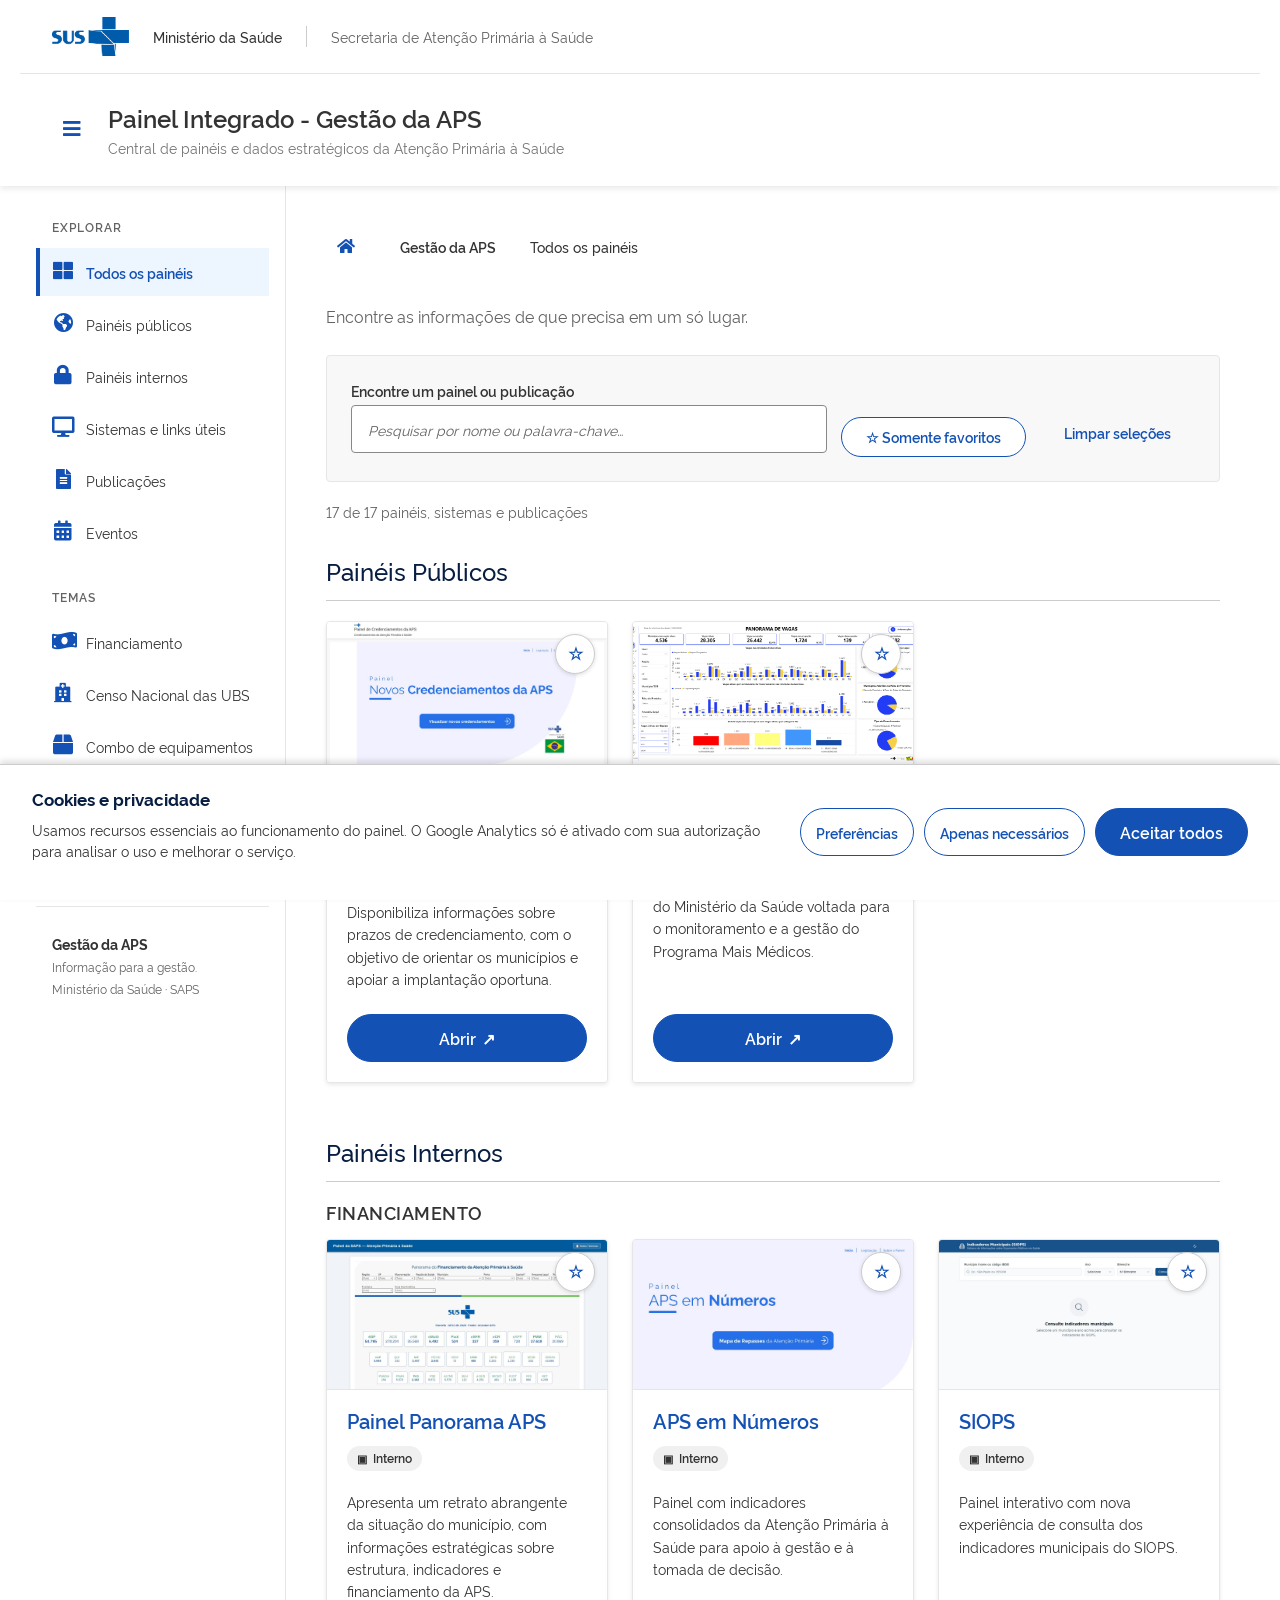
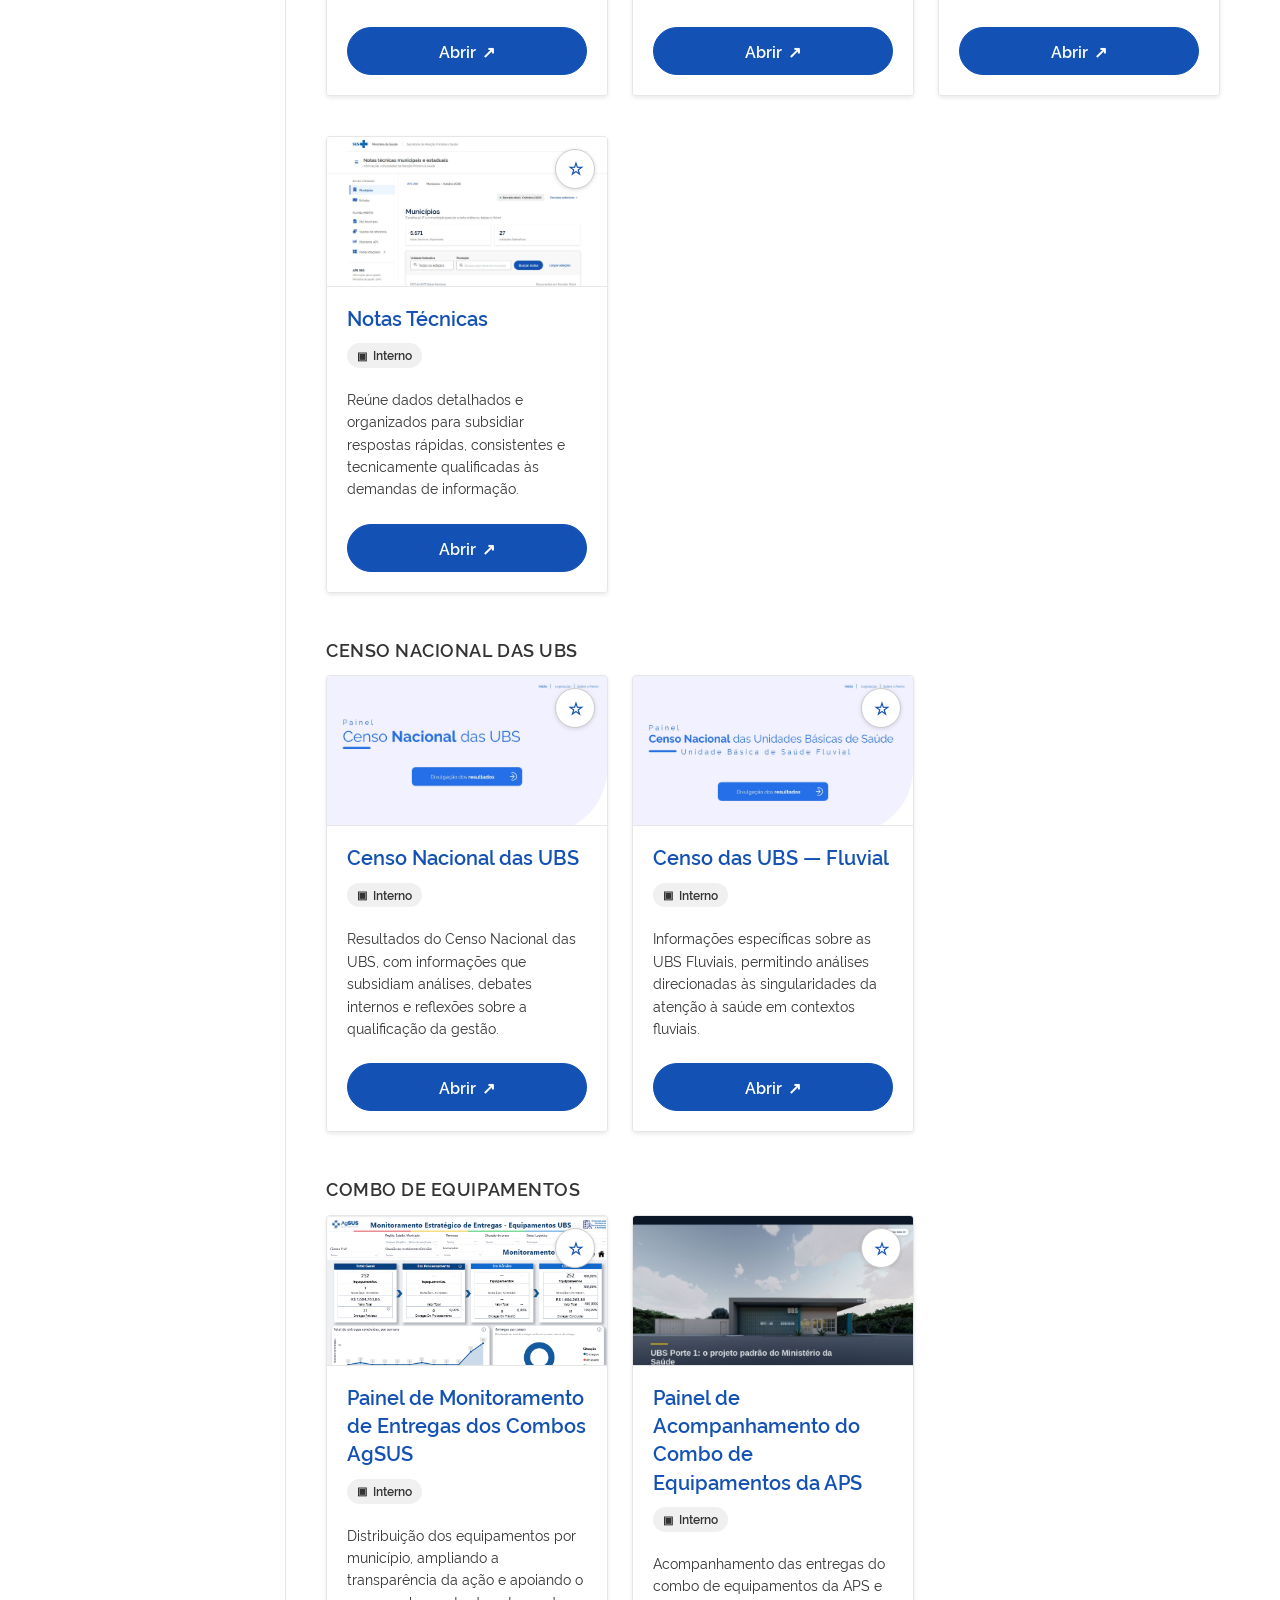
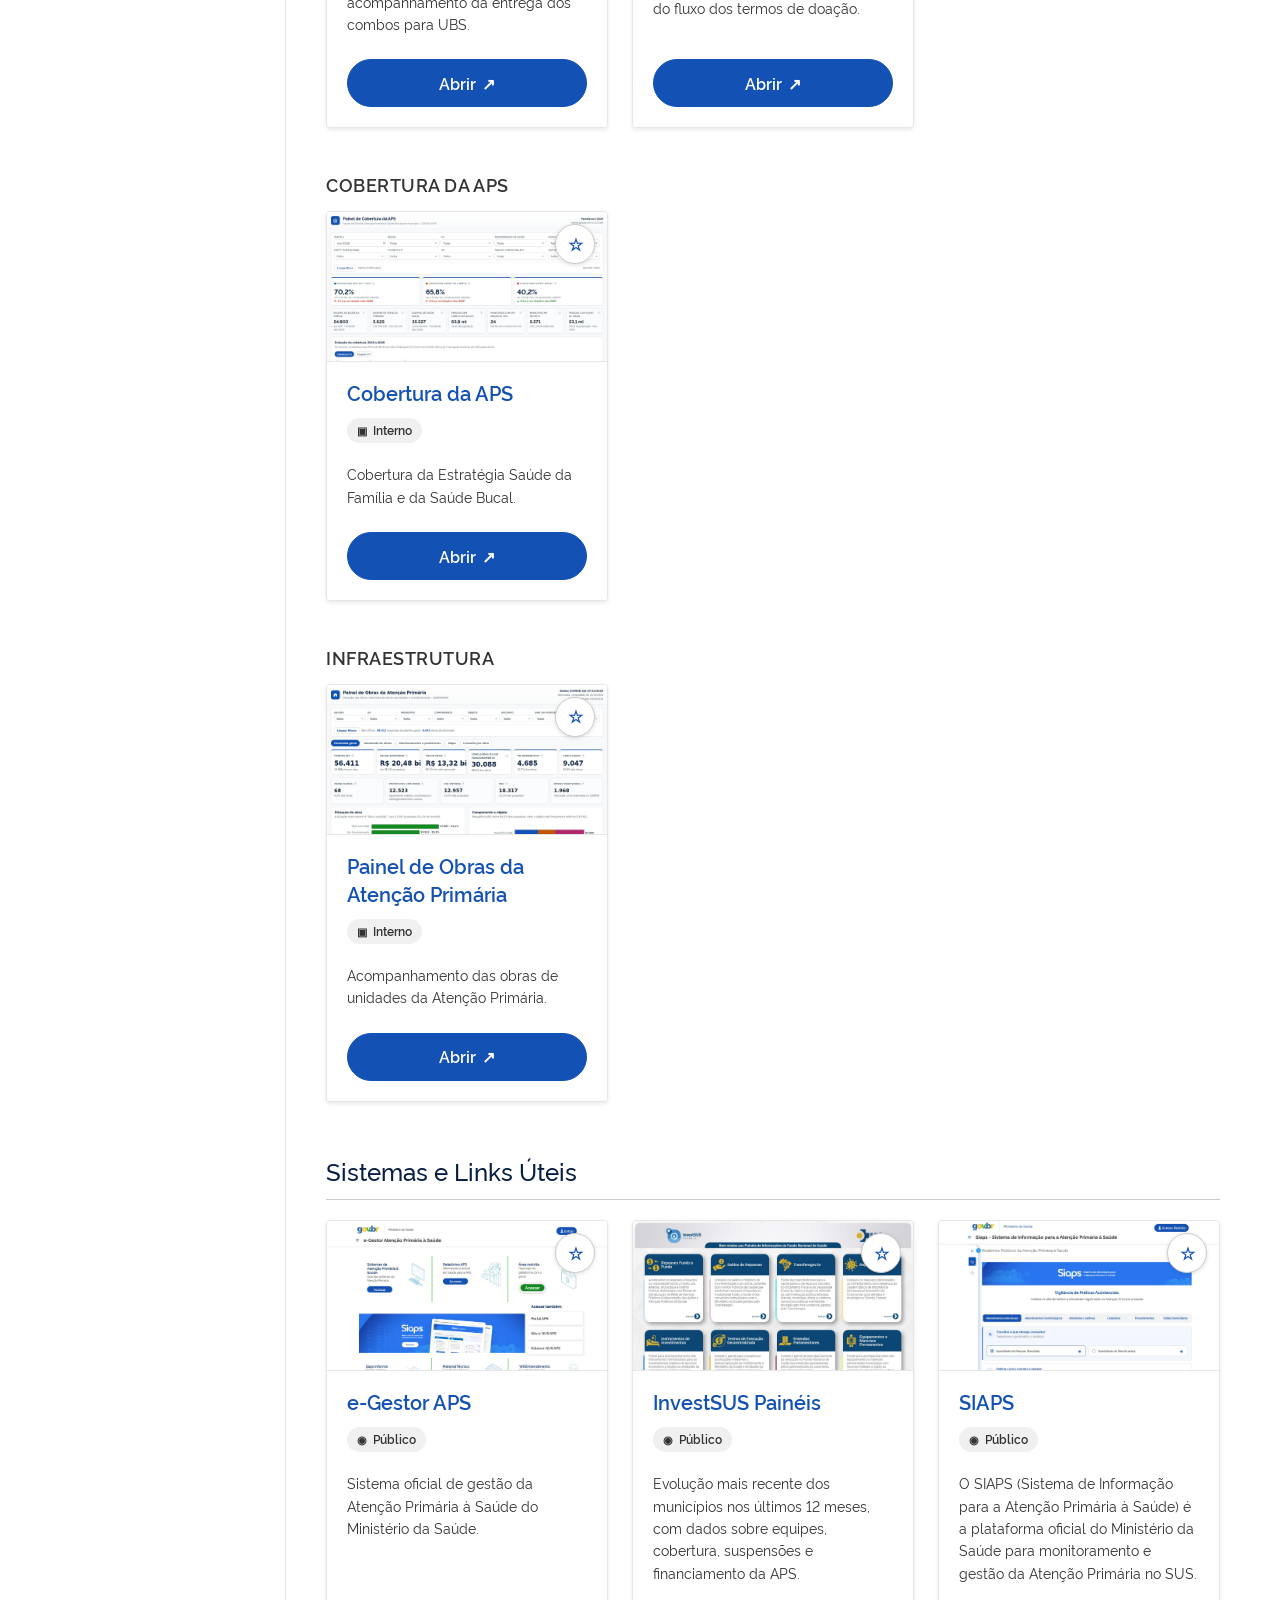
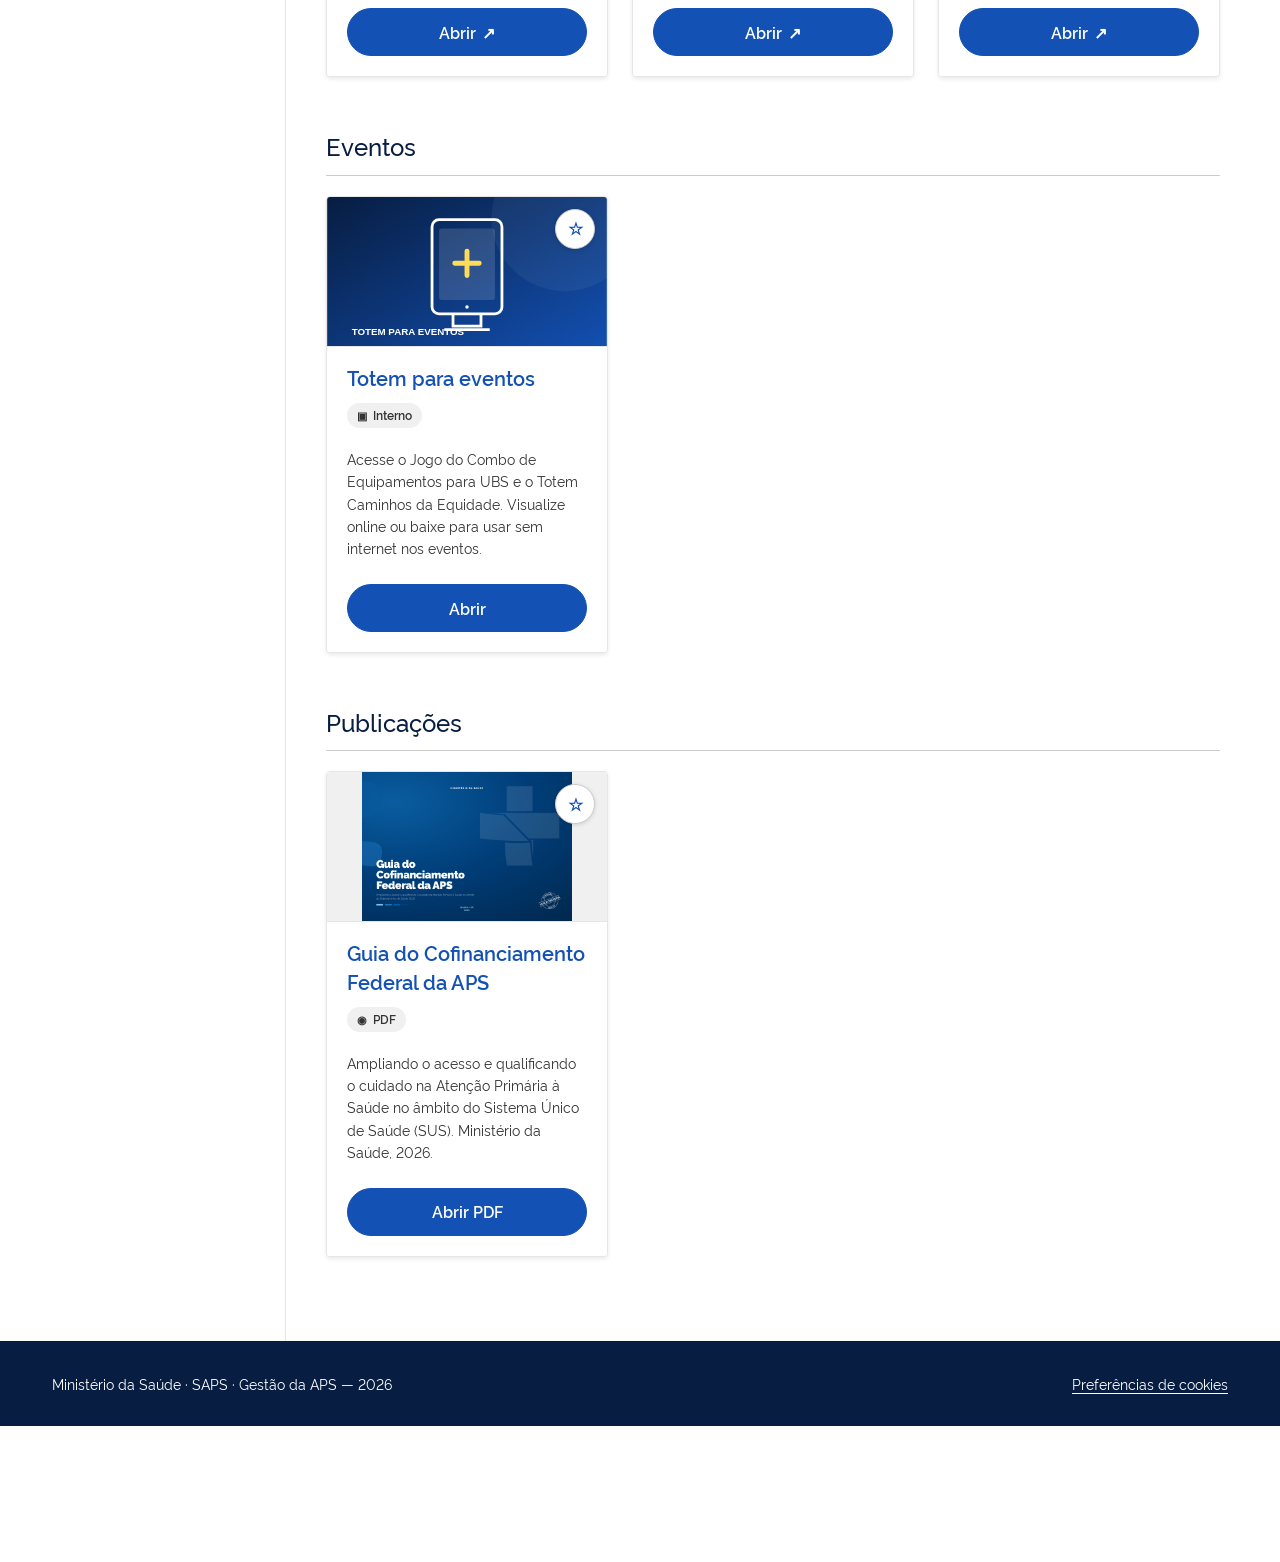
<file: index.html>
<!DOCTYPE html>
<html lang="pt-BR">
<head>
  <meta charset="UTF-8" />
  <script>
    // Redireciona somente o domínio antigo, evitando um ciclo no novo endereço.
    if (window.location.hostname === 'saps-atentimentos.onrender.com') {
      window.location.replace('https://atendimentos-saps.onrender.com/');
    }
  </script>
  <meta name="viewport" content="width=device-width, initial-scale=1.0" />
  <title>Painel Integrado - Gestão da APS</title>
  <meta name="description" content="Central de painéis e dados estratégicos da Atenção Primária à Saúde." />
  <link rel="icon" type="image/png" href="imagens/icon.png?v=20261024-original" />
  <!-- Google tag (gtag.js) -->
  <script>
    function gtag(){ /* Analytics condicionado ao consentimento. */ }

    // Dispara um evento no GA4 sempre que um card de painel/link for clicado,
    // identificando qual painel/link foi acessado e para onde ele leva.
    function rastrearClique(nome, categoria, destino) {
      gtag('event', 'clique_painel', {
        'painel_nome': nome,
        'categoria': categoria,
        'destino': destino
      });
    }

    // Se a imagem do painel ainda não foi adicionada em /imagens, mostra um placeholder no lugar.
    function handleImgError(img) {
      var placeholder = document.createElement('div');
      placeholder.className = 'thumb-placeholder';
      placeholder.textContent = 'Imagem em breve';
      img.replaceWith(placeholder);
    }
  </script>
  <style>
    *, *::before, *::after {
      box-sizing: border-box;
      margin: 0;
      padding: 0;
    }
/* Barra de rolagem no padrão gov.br DS (cinza, 8px), igual em todos os sites APS 360 */
html{scrollbar-color:var(--gray-30,#adadad) var(--gray-10,#e6e6e6)}
*::-webkit-scrollbar{width:8px;height:8px}
*::-webkit-scrollbar-track{background:var(--gray-10,#e6e6e6)}
*::-webkit-scrollbar-thumb{background:var(--gray-30,#adadad);border-radius:4px}
*::-webkit-scrollbar-thumb:hover{background:var(--gray-40,#888)}

    body {
      font-family: -apple-system, BlinkMacSystemFont, 'Segoe UI', Roboto, Arial, sans-serif;
      -webkit-font-smoothing: antialiased;
      background: #f8fafc;
      color: #1a2b3c;
      min-height: 100vh;
      display: flex;
      flex-direction: column;
    }
    header {
      background: var(--painel-blue,#1351b4);
      color: #fff;
      padding: 20px 32px;
      box-shadow: 0 2px 6px rgba(0,0,0,0.2);
      display: flex;
      align-items: center;
      justify-content: center;
      gap: 20px;
      text-align: center;
    }
    header img.logo {
      height: 88px;
      width: auto;
      flex-shrink: 0;
    }
    header h1 {
      font-size: 1.45rem;
      font-weight: 600;
      letter-spacing: -0.01em;
      line-height: 1.25;
    }
    header p {
      font-size: 0.9rem;
      font-weight: 300;
      opacity: 0.88;
      margin-top: 6px;
    }
    main {
      flex: 1;
      width: 100%;
      max-width: 1200px;
      margin: 0 auto;
      padding: 32px 20px 48px;
    }
    section.grupo {
      margin-bottom: 48px;
    }
    section.grupo h2 {
      font-size: 0.78rem;
      font-weight: 700;
      text-transform: uppercase;
      letter-spacing: 0.06em;
      color: var(--painel-blue,#1351b4);
      border-bottom: 1px solid #d7e0e9;
      padding-bottom: 10px;
      margin-bottom: 18px;
    }
    .subgrupo {
      margin-bottom: 24px;
    }
    .subgrupo:last-child {
      margin-bottom: 0;
    }
    .subgrupo-titulo {
      font-size: 0.85rem;
      font-weight: 700;
      text-transform: uppercase;
      letter-spacing: 0.03em;
      color: #4b5c6e;
      margin-bottom: 10px;
    }
    .cards {
      display: grid;
      grid-template-columns: repeat(auto-fill, minmax(280px, 1fr));
      gap: 22px;
    }
    .card {
      position: relative;
      isolation: isolate;
      background: #ffffff;
      border: 1px solid #e6ecf2;
      border-top: 4px solid #c9d6e2;
      border-radius: 8px;
      box-shadow: 0 1px 2px rgba(16,24,40,0.04);
      padding: 22px 24px;
      display: flex;
      flex-direction: column;
      gap: 8px;
      transition: border-color 0.15s ease, box-shadow 0.15s ease, transform 0.15s ease;
    }
    .card:hover {
      border-color: #c9d6e2;
      box-shadow: 0 8px 20px rgba(16,24,40,0.1);
      transform: translateY(-3px);
    }
    .card.cat-publico { border-top-color: #2fa85a; }
    .card.cat-financiamento { border-top-color: #d9822b; }
    .card.cat-censo-ubs { border-top-color: #7c4dd9; }
    .card.cat-combos-ubs { border-top-color: #0aa3b5; }
    .card.cat-cobertura-aps { border-top-color: #2e8b57; }
    .card.cat-infraestrutura { border-top-color: #b5533e; }
    .card.cat-sistemas { border-top-color: var(--painel-blue,#1351b4); }
    .cat-icon {
      margin-right: 6px;
    }
    .favorite-btn {
      position: absolute;
      top: 12px;
      right: 12px;
      z-index: 2;
      width: 30px;
      height: 30px;
      border: none;
      border-radius: 50%;
      background: rgba(16,24,40,0.04);
      color: #9aa8b8;
      font-size: 1rem;
      line-height: 1;
      cursor: pointer;
      display: flex;
      align-items: center;
      justify-content: center;
      transition: background 0.15s ease, color 0.15s ease;
    }
    .favorite-btn:hover {
      background: rgba(217,130,11,0.12);
    }
    .favorite-btn.ativo {
      color: #d98a0b;
    }
    .card a.acessar {
      position: relative;
      z-index: 1;
    }
    .card a.acessar::after {
      content: '';
      position: absolute;
      inset: 0;
      z-index: 1;
    }
    .thumb {
      width: 100%;
      height: 160px;
      border-radius: 6px;
      overflow: hidden;
      background: #e8edf2;
    }
    .thumb img {
      width: 100%;
      height: 100%;
      object-fit: cover;
      object-position: top;
      display: block;
    }
    .thumb-placeholder {
      width: 100%;
      height: 160px;
      display: flex;
      align-items: center;
      justify-content: center;
      color: #8a99ab;
      font-size: 0.8rem;
      background: #e8edf2;
      border-radius: 6px;
      text-align: center;
      padding: 0 12px;
    }
    .card-title {
      display: flex;
      align-items: center;
      justify-content: space-between;
      gap: 8px;
    }
    .card-title h3 {
      font-size: 0.98rem;
      font-weight: 600;
      color: #1a2b3c;
    }
    .badge {
      display: inline-flex;
      align-items: center;
      gap: 6px;
      font-size: 0.7rem;
      font-weight: 600;
      text-transform: uppercase;
      letter-spacing: 0.03em;
      white-space: nowrap;
    }
    .badge .dot {
      width: 6px;
      height: 6px;
      border-radius: 50%;
      flex-shrink: 0;
    }
    .badge.interno {
      color: #b3540a;
    }
    .badge.interno .dot {
      background: #d9822b;
    }
    .badge.publico {
      color: #1c7a3c;
    }
    .badge.publico .dot {
      background: #2fa85a;
    }
    .card p.desc {
      font-size: 0.85rem;
      color: #4b5c6e;
      line-height: 1.4;
      flex: 1;
    }
    .card a.acessar {
      align-self: flex-start;
      margin-top: 4px;
      background: var(--painel-blue,#1351b4);
      color: #fff;
      text-decoration: none;
      font-size: 0.82rem;
      font-weight: 600;
      padding: 7px 14px;
      border-radius: 6px;
      transition: background 0.15s ease;
    }
    .card a.acessar:hover {
      background: #0c326f;
    }
    /* Rodapé no padrão do SIAPS (faixa azul-marinho, texto branco); o visual final está em visual_saps.css. */
    footer {
      margin-top: 24px;
      padding: 25px 30px;
      border: 0;
      background: none;
      text-align: center;
      font-size: 12px;
      color: #8190a4;
    }
    .busca-bar {
      background: #ffffff;
      border-bottom: 1px solid #e6ecf2;
      padding: 18px 20px;
      display: flex;
      align-items: center;
      justify-content: center;
      gap: 12px;
      flex-wrap: wrap;
    }
    .busca-input {
      width: 100%;
      max-width: 420px;
      padding: 10px 14px;
      border: 1px solid #d0dae4;
      border-radius: 8px;
      font-size: 0.9rem;
      color: #1a2b3c;
    }
    .busca-input:focus {
      outline: none;
      border-color: var(--painel-blue,#1351b4);
      box-shadow: 0 0 0 3px rgba(19,81,180,0.12);
    }
    .favoritos-toggle {
      padding: 10px 16px;
      border: 1px solid #d0dae4;
      border-radius: 8px;
      background: #fff;
      color: #4b5c6e;
      font-size: 0.85rem;
      font-weight: 600;
      cursor: pointer;
      white-space: nowrap;
      transition: background 0.15s ease, color 0.15s ease, border-color 0.15s ease;
    }
    .favoritos-toggle.ativo {
      background: #fff4e0;
      border-color: #d98a0b;
      color: #b3540a;
    }
    .empty-state {
      display: none;
      text-align: center;
      padding: 40px 20px;
      color: #6b7c93;
      font-size: 0.9rem;
    }
    .modal-overlay {
      position: fixed;
      inset: 0;
      background: rgba(16,24,40,0.55);
      display: flex;
      align-items: center;
      justify-content: center;
      padding: 24px;
      z-index: 1000;
      opacity: 0;
      pointer-events: none;
      transition: opacity 0.15s ease;
    }
    .modal-overlay.aberto {
      opacity: 1;
      pointer-events: auto;
    }
    .modal-painel {
      background: #fff;
      border-radius: 10px;
      width: 100%;
      max-width: 1200px;
      height: 88vh;
      display: flex;
      flex-direction: column;
      overflow: hidden;
      box-shadow: 0 20px 60px rgba(16,24,40,0.3);
    }
    .modal-header {
      display: flex;
      align-items: center;
      justify-content: space-between;
      gap: 12px;
      padding: 14px 20px;
      border-bottom: 1px solid #e6ecf2;
      flex-shrink: 0;
    }
    .modal-header h3 {
      font-size: 1rem;
      font-weight: 600;
      color: #1a2b3c;
    }
    .modal-actions {
      display: flex;
      align-items: center;
      gap: 16px;
      flex-shrink: 0;
    }
    .modal-link {
      font-size: 0.82rem;
      color: var(--painel-blue,#1351b4);
      text-decoration: none;
      font-weight: 600;
      white-space: nowrap;
    }
    .modal-link:hover {
      text-decoration: underline;
    }
    .modal-close {
      width: 32px;
      height: 32px;
      border: none;
      border-radius: 6px;
      background: #f0f4f8;
      color: #4b5c6e;
      font-size: 1rem;
      cursor: pointer;
      flex-shrink: 0;
    }
    .modal-close:hover {
      background: #e6ecf2;
    }
    .modal-body {
      position: relative;
      flex: 1;
      background: #f8fafc;
    }
    .modal-body iframe {
      position: absolute;
      inset: 0;
      width: 100%;
      height: 100%;
      border: none;
      opacity: 0;
      transition: opacity 0.2s ease;
    }
    .modal-loading {
      position: absolute;
      inset: 0;
      display: flex;
      align-items: center;
      justify-content: center;
      color: #6b7c93;
      font-size: 0.9rem;
      background: #f8fafc;
    }
    @media (max-width: 600px) {
      .modal-overlay {
        padding: 0;
      }
      .modal-painel {
        height: 100vh;
        border-radius: 0;
      }
    }
    @media (max-width: 600px) {
      header {
        flex-direction: column;
        gap: 12px;
      }
    }
  .acessar>[aria-hidden="true"]{margin-left:6px}
.sr-only{position:absolute;width:1px;height:1px;padding:0;margin:-1px;overflow:hidden;clip:rect(0,0,0,0);white-space:nowrap;border:0}
</style>
  <link rel="stylesheet" href="visual_saps.css?v=f537f1ac740b">
  <link rel="stylesheet" href="privacidade.css?v=39c43c212e5f">
<link rel="stylesheet" href="govbr_base.css?v=c34212163a44">
</head>
<body class="template-base" data-aps-layout="portal">
<div class="br-skiplink"><a class="skip" href="#conteudo" accesskey="1">Ir para o conteúdo</a></div>
<header class="saps-header br-header"><div class="container-lg">
  <div class="institution header-top"><div class="header-logo"><img class="logo" src="imagens/logo_sus.png?v=20261024-sus" alt="Logo SUS"><strong>Ministério da Saúde</strong></div><span>Secretaria de Atenção Primária à Saúde</span></div>
  <div class="brand header-bottom"><div class="header-menu"><button id="menuToggle" class="br-button circle" type="button" aria-label="Recolher menu" aria-expanded="true" aria-controls="sideMenu"><i class="fas fa-bars nav-icon" aria-hidden="true"></i></button><div class="header-info"><h1 class="header-title">Painel Integrado - Gestão da APS</h1><p class="header-subtitle">Central de painéis e dados estratégicos da Atenção Primária à Saúde</p></div></div></div>
</div></header>
<button id="menuBackdrop" type="button" aria-label="Fechar menu" hidden></button>
<div class="app container-lg"><aside class="sidebar br-menu" id="sideMenu"><div class="menu-container"><div class="menu-panel"><div class="menu-body">
  <div class="nav-title">EXPLORAR</div><nav aria-label="Categorias de acesso">
    <button class="nav-item menu-item active" type="button" data-filter="todos" aria-label="Todos os painéis" aria-current="page"><i class="fas fa-th-large nav-icon" aria-hidden="true"></i><span>Todos os painéis</span></button>
    <button class="nav-item menu-item" type="button" data-filter="publico" aria-label="Painéis públicos"><i class="fas fa-globe-americas nav-icon" aria-hidden="true"></i><span>Painéis públicos</span></button>
    <button class="nav-item menu-item" type="button" data-filter="interno" aria-label="Painéis internos"><i class="fas fa-lock nav-icon" aria-hidden="true"></i><span>Painéis internos</span></button>
    <button class="nav-item menu-item" type="button" data-filter="sistemas" aria-label="Sistemas e links úteis"><i class="fas fa-desktop nav-icon" aria-hidden="true"></i><span>Sistemas e links úteis</span></button>
    <button class="nav-item menu-item" type="button" data-filter="publicacoes" aria-label="Publicações"><i class="fas fa-file-alt nav-icon" aria-hidden="true"></i><span>Publicações</span></button>
    <button class="nav-item menu-item" type="button" data-filter="eventos" aria-label="Eventos"><i class="fas fa-calendar-alt nav-icon" aria-hidden="true"></i><span>Eventos</span></button>
  </nav><div class="nav-title temas">TEMAS</div><nav aria-label="Temas dos painéis">
    <button class="nav-item menu-item" type="button" data-filter="financiamento" aria-label="Financiamento"><i class="fas fa-money-bill-wave nav-icon" aria-hidden="true"></i><span>Financiamento</span></button>
    <button class="nav-item menu-item" type="button" data-filter="censo-ubs" aria-label="Censo Nacional das UBS"><i class="fas fa-hospital nav-icon" aria-hidden="true"></i><span>Censo Nacional das UBS</span></button>
    <button class="nav-item menu-item" type="button" data-filter="combos-ubs" aria-label="Combo de equipamentos"><i class="fas fa-box nav-icon" aria-hidden="true"></i><span>Combo de equipamentos</span></button>
    <button class="nav-item menu-item" type="button" data-filter="cobertura-aps" aria-label="Cobertura da APS"><i class="fas fa-map-marked-alt nav-icon" aria-hidden="true"></i><span>Cobertura da APS</span></button>
    <button class="nav-item menu-item" type="button" data-filter="infraestrutura" aria-label="Infraestrutura"><i class="fas fa-building nav-icon" aria-hidden="true"></i><span>Infraestrutura</span></button>
  </nav><div class="sidebar-footer"><strong>Gestão da APS</strong>Informação para a gestão.<br>Ministério da Saúde · SAPS</div>
</div></div></div></aside><main id="conteudo" tabindex="-1">
  <nav class="breadcrumb br-breadcrumb" aria-label="Navegação"><ol class="crumb-list" role="list"><li class="crumb home"><a class="br-button circle" href="#conteudo" aria-label="Ir para o conteúdo"><i class="fas fa-home" aria-hidden="true"></i></a></li><li class="crumb"><i class="icon fas fa-chevron-right" aria-hidden="true"></i><span>Gestão da APS</span></li><li class="crumb" data-active="active"><i class="icon fas fa-chevron-right" aria-hidden="true"></i><span aria-current="page" id="breadcrumbCurrent">Todos os painéis</span></li></ol></nav>
  <div class="page-heading"><p>Encontre as informações de que precisa em um só lugar.</p></div>
  <div class="busca-bar"><div class="br-input"><label for="busca">Encontre um painel ou publicação</label><input type="search" class="busca-input" id="busca" placeholder="Pesquisar por nome ou palavra-chave…" oninput="aplicarFiltros()"></div><button type="button" class="favoritos-toggle br-button secondary" id="favoritosToggle" aria-pressed="false" onclick="alternarFavoritosToggle()">☆ Somente favoritos</button><button type="button" class="clear-search br-button tertiary" id="clearSearch">Limpar seleções</button></div>
  <div class="results"><span id="resultCount" role="status" aria-live="polite"></span><span id="filterCurrent" class="filter-chip" hidden>Todos os painéis</span></div>

    <section class="grupo">
      <h2>Painéis Públicos</h2>
      <div class="cards">
        <div class="card br-card cat-publico" data-id="credenciamentos-aps"><div class="card-header">
          <button class="favorite-btn br-button circle tertiary" type="button" aria-label="Favoritar Painel dos Credenciamentos da APS" onclick="alternarFavorito(event, 'credenciamentos-aps', this)">☆</button>
          <div class="thumb">
            <img src="imagens/credenciamentos.png" alt="Prévia do Painel dos Credenciamentos da APS" loading="lazy" onerror="handleImgError(this)">
          </div>
          <div class="card-title">
            <h3><span class="cat-icon" aria-hidden="true">🌐</span>Painel dos Credenciamentos da APS</h3>
            <span class="badge publico"><span class="dot"></span>Público</span>
          </div>
          </div><div class="card-content"><p class="desc">Disponibiliza informações sobre prazos de credenciamento, com o objetivo de orientar os municípios e apoiar a implantação oportuna.</p></div><div class="card-footer">
          <a class="acessar br-button primary" href="https://painel-credenciamentos.onrender.com/" target="_blank" rel="noopener"
             onclick="rastrearClique('Painel dos Credenciamentos da APS', 'Público', 'https://painel-credenciamentos.onrender.com/')">Abrir <span aria-hidden="true">↗</span><span class="sr-only">: Painel dos Credenciamentos da APS (abre em nova aba)</span></a></div>
        </div>

        <div class="card br-card cat-publico" data-id="mais-medicos"><div class="card-header">
          <button class="favorite-btn br-button circle tertiary" type="button" aria-label="Favoritar Painel Mais Médicos" onclick="alternarFavorito(event, 'mais-medicos', this)">☆</button>
          <div class="thumb">
            <img src="imagens/mais-medicos.png" alt="Prévia do Painel Mais Médicos" loading="lazy" onerror="handleImgError(this)">
          </div>
          <div class="card-title">
            <h3><span class="cat-icon" aria-hidden="true">🌐</span>Painel Mais Médicos</h3>
            <span class="badge publico"><span class="dot"></span>Público</span>
          </div>
          </div><div class="card-content"><p class="desc">Ferramenta interativa e transparente do Ministério da Saúde voltada para o monitoramento e a gestão do Programa Mais Médicos.</p></div><div class="card-footer">
          <a class="acessar br-button primary" href="https://app.powerbi.com/view?r=eyJrIjoiMTZkYzIxZGUtMTU5NS00NDllLWI4OGMtM2VhMzJmNDJkZWI4IiwidCI6IjlhNTU0YWQzLWI1MmItNDg2Mi1hMzZmLTg0ZDg5MWU1YzcwNSJ9&pageName=ad4a2a374aec48992ed2" target="_blank" rel="noopener"
             onclick="rastrearClique('Painel Mais Médicos', 'Público', 'powerbi_mais_medicos')">Abrir <span aria-hidden="true">↗</span><span class="sr-only">: Painel Mais Médicos (abre em nova aba)</span></a></div>
        </div>
      </div>
    </section>

    <section class="grupo">
      <h2>Painéis Internos</h2>

      <div class="subgrupo">
        <h3 class="subgrupo-titulo">Financiamento</h3>
        <div class="cards">
          <div class="card br-card cat-financiamento" data-id="panorama-aps"><div class="card-header">
            <button class="favorite-btn br-button circle tertiary" type="button" aria-label="Favoritar Painel Panorama APS" onclick="alternarFavorito(event, 'panorama-aps', this)">☆</button>
            <div class="thumb">
              <img src="imagens/panorama-aps.png" alt="Prévia do Painel Panorama APS" loading="lazy" onerror="handleImgError(this)">
            </div>
            <div class="card-title">
              <h3><span class="cat-icon" aria-hidden="true">💰</span>Painel Panorama APS</h3>
              <span class="badge interno"><span class="dot"></span>Interno</span>
            </div>
            </div><div class="card-content"><p class="desc">Apresenta um retrato abrangente da situação do município, com informações estratégicas sobre estrutura, indicadores e financiamento da APS.</p></div><div class="card-footer">
            <a class="acessar br-button primary" href="https://apspanorama.onrender.com/" target="_blank" rel="noopener"
               onclick="rastrearClique('Painel Panorama APS', 'Interno', 'https://apspanorama.onrender.com/')">Abrir <span aria-hidden="true">↗</span><span class="sr-only">: Painel Panorama APS (abre em nova aba)</span></a></div>
          </div>

          <div class="card br-card cat-financiamento" data-id="aps-em-numeros"><div class="card-header">
            <button class="favorite-btn br-button circle tertiary" type="button" aria-label="Favoritar APS em Números" onclick="alternarFavorito(event, 'aps-em-numeros', this)">☆</button>
            <div class="thumb">
              <img src="imagens/aps-em-numeros.png" alt="Prévia do painel APS em Números" loading="lazy" onerror="handleImgError(this)">
            </div>
            <div class="card-title">
              <h3><span class="cat-icon" aria-hidden="true">💰</span>APS em Números</h3>
              <span class="badge interno"><span class="dot"></span>Interno</span>
            </div>
            </div><div class="card-content"><p class="desc">Painel com indicadores consolidados da Atenção Primária à Saúde para apoio à gestão e à tomada de decisão.</p></div><div class="card-footer">
            <a class="acessar br-button primary" href="https://app.powerbi.com/view?r=eyJrIjoiOWRmOTNkZjktYjhkZC00NjI2LTk0YzQtMDEwNTY3OWQ5NWUzIiwidCI6IjlhNTU0YWQzLWI1MmItNDg2Mi1hMzZmLTg0ZDg5MWU1YzcwNSJ9" target="_blank" rel="noopener"
               onclick="rastrearClique('APS em Números', 'Interno', 'powerbi_aps_em_numeros')">Abrir <span aria-hidden="true">↗</span><span class="sr-only">: APS em Números (abre em nova aba)</span></a></div>
          </div>

          <div class="card br-card cat-financiamento" data-id="siops"><div class="card-header">
            <button class="favorite-btn br-button circle tertiary" type="button" aria-label="Favoritar SIOPS" onclick="alternarFavorito(event, 'siops', this)">☆</button>
            <div class="thumb">
              <img src="imagens/SIOPS.png" alt="Prévia do painel SIOPS" loading="lazy" onerror="handleImgError(this)">
            </div>
            <div class="card-title">
              <h3><span class="cat-icon" aria-hidden="true">💰</span>SIOPS</h3>
              <span class="badge interno"><span class="dot"></span>Interno</span>
            </div>
            </div><div class="card-content"><p class="desc">Painel interativo com nova experiência de consulta dos indicadores municipais do SIOPS.</p></div><div class="card-footer">
            <a class="acessar br-button primary" href="https://portal-dados-municipais.lovable.app/" target="_blank" rel="noopener"
               onclick="rastrearClique('SIOPS', 'Interno', 'https://portal-dados-municipais.lovable.app/')">Abrir <span aria-hidden="true">↗</span><span class="sr-only">: SIOPS (abre em nova aba)</span></a></div>
          </div>

          <div class="card br-card cat-financiamento" data-id="notas-tecnicas"><div class="card-header">
            <button class="favorite-btn br-button circle tertiary" type="button" aria-label="Favoritar Notas Técnicas" onclick="alternarFavorito(event, 'notas-tecnicas', this)">☆</button>
            <div class="thumb">
              <img src="imagens/notas-tecnicas.png" alt="Prévia do painel Notas Técnicas" loading="lazy" onerror="handleImgError(this)">
            </div>
            <div class="card-title">
              <h3><span class="cat-icon" aria-hidden="true">💰</span>Notas Técnicas</h3>
              <span class="badge interno"><span class="dot"></span>Interno</span>
            </div>
            </div><div class="card-content"><p class="desc">Reúne dados detalhados e organizados para subsidiar respostas rápidas, consistentes e tecnicamente qualificadas às demandas de informação.</p></div><div class="card-footer">
            <a class="acessar br-button primary" href="https://notas-tecnicas-aps.onrender.com/" target="_blank" rel="noopener"
               onclick="return abrirPainel(event, this, 'Notas Técnicas', 'Interno')">Abrir <span aria-hidden="true">↗</span><span class="sr-only">: Notas Técnicas (abre em nova aba)</span></a></div>
          </div>
        </div>
      </div>

      <div class="subgrupo">
        <h3 class="subgrupo-titulo">Censo Nacional das UBS</h3>
        <div class="cards">
          <div class="card br-card cat-censo-ubs" data-id="censo-nacional-ubs"><div class="card-header">
            <button class="favorite-btn br-button circle tertiary" type="button" aria-label="Favoritar Censo Nacional das UBS" onclick="alternarFavorito(event, 'censo-nacional-ubs', this)">☆</button>
            <div class="thumb">
              <img src="imagens/censo-nacional-ubs.png" alt="Prévia do painel Censo Nacional das UBS" loading="lazy" onerror="handleImgError(this)">
            </div>
            <div class="card-title">
              <h3><span class="cat-icon" aria-hidden="true">🏥</span>Censo Nacional das UBS</h3>
              <span class="badge interno"><span class="dot"></span>Interno</span>
            </div>
            </div><div class="card-content"><p class="desc">Resultados do Censo Nacional das UBS, com informações que subsidiam análises, debates internos e reflexões sobre a qualificação da gestão.</p></div><div class="card-footer">
            <a class="acessar br-button primary" href="https://app.powerbi.com/view?r=eyJrIjoiZjdkMjIyMjUtZjhiNi00NmY3LTgwOTQtMTBkMzljZjFjYzkxIiwidCI6IjlhNTU0YWQzLWI1MmItNDg2Mi1hMzZmLTg0ZDg5MWU1YzcwNSJ9" target="_blank" rel="noopener"
               onclick="rastrearClique('Censo Nacional das UBS', 'Interno', 'powerbi_censo_nacional_ubs')">Abrir <span aria-hidden="true">↗</span><span class="sr-only">: Censo Nacional das UBS (abre em nova aba)</span></a></div>
          </div>

          <div class="card br-card cat-censo-ubs" data-id="censo-ubs-fluvial"><div class="card-header">
            <button class="favorite-btn br-button circle tertiary" type="button" aria-label="Favoritar Censo das UBS Fluvial" onclick="alternarFavorito(event, 'censo-ubs-fluvial', this)">☆</button>
            <div class="thumb">
              <img src="imagens/censo-ubs-fluvial.png" alt="Prévia do painel Censo das UBS Fluvial" loading="lazy" onerror="handleImgError(this)">
            </div>
            <div class="card-title">
              <h3><span class="cat-icon" aria-hidden="true">🏥</span>Censo das UBS — Fluvial</h3>
              <span class="badge interno"><span class="dot"></span>Interno</span>
            </div>
            </div><div class="card-content"><p class="desc">Informações específicas sobre as UBS Fluviais, permitindo análises direcionadas às singularidades da atenção à saúde em contextos fluviais.</p></div><div class="card-footer">
            <a class="acessar br-button primary" href="https://app.powerbi.com/view?r=eyJrIjoiMmNmNTQ1NWQtNzdmOC00OTg0LTlmZTMtNDg5NTc0OWE5NmRkIiwidCI6IjlhNTU0YWQzLWI1MmItNDg2Mi1hMzZmLTg0ZDg5MWU1YzcwNSJ9" target="_blank" rel="noopener"
               onclick="rastrearClique('Censo das UBS - Fluvial', 'Interno', 'powerbi_censo_ubs_fluvial')">Abrir <span aria-hidden="true">↗</span><span class="sr-only">: Censo das UBS - Fluvial (abre em nova aba)</span></a></div>
          </div>
        </div>
      </div>

      <div class="subgrupo">
        <h3 class="subgrupo-titulo">Combo de equipamentos</h3>
        <div class="cards">
          <div class="card br-card cat-combos-ubs" data-id="monitoramento-agsus"><div class="card-header">
            <button class="favorite-btn br-button circle tertiary" type="button" aria-label="Favoritar Painel de Monitoramento de Entregas dos Combos AgSUS" onclick="alternarFavorito(event, 'monitoramento-agsus', this)">☆</button>
            <div class="thumb">
              <img src="imagens/painel-agsus.png" alt="Prévia do Painel de Monitoramento de Entregas dos Combos AgSUS" loading="lazy" onerror="handleImgError(this)">
            </div>
            <div class="card-title">
              <h3><span class="cat-icon" aria-hidden="true">⚙️</span>Painel de Monitoramento de Entregas dos Combos AgSUS</h3>
              <span class="badge interno"><span class="dot"></span>Interno</span>
            </div>
            </div><div class="card-content"><p class="desc">Distribuição dos equipamentos por município, ampliando a transparência da ação e apoiando o acompanhamento da entrega dos combos para UBS.</p></div><div class="card-footer">
            <a class="acessar br-button primary" href="https://app.powerbi.com/groups/me/reports/15cef623-63dc-4a27-a26b-6ae2991eaf70/eb15333dd8d9040b1ce8?ctid=7673b0fd-2c63-4ac7-9d35-a71abe702c9b&amp;experience=power-bi" target="_blank" rel="noopener"
               onclick="rastrearClique('Painel de Monitoramento de Entregas dos Combos AgSUS', 'Interno', 'powerbi_agsus')">Abrir <span aria-hidden="true">↗</span><span class="sr-only">: Painel de Monitoramento de Entregas dos Combos AgSUS (abre em nova aba)</span></a></div>
          </div>

          <div class="card br-card cat-combos-ubs" data-id="combo-acompanhamento"><div class="card-header">
            <button class="favorite-btn br-button circle tertiary" type="button" aria-label="Favoritar Painel de Acompanhamento do Combo de Equipamentos da APS" onclick="alternarFavorito(event, 'combo-acompanhamento', this)">☆</button>
            <div class="thumb">
              <img src="imagens/combo-acompanhamento.jpg" alt="Prévia do Painel de Acompanhamento do Combo de Equipamentos da APS" loading="lazy" onerror="handleImgError(this)">
            </div>
            <div class="card-title">
              <h3><span class="cat-icon" aria-hidden="true">⚙️</span>Painel de Acompanhamento do Combo de Equipamentos da APS</h3>
              <span class="badge interno"><span class="dot"></span>Interno</span>
            </div>
            </div><div class="card-content"><p class="desc">Acompanhamento das entregas do combo de equipamentos da APS e do fluxo dos termos de doação.</p></div><div class="card-footer">
            <a class="acessar br-button primary" href="https://painel-cgfap-combo.netlify.app/" target="_blank" rel="noopener"
               onclick="rastrearClique('Painel de Acompanhamento do Combo de Equipamentos da APS', 'Interno', 'web_combo_acompanhamento')">Abrir <span aria-hidden="true">↗</span><span class="sr-only">: Painel de Acompanhamento do Combo de Equipamentos da APS (abre em nova aba)</span></a></div>
          </div>
        </div>
      </div>

      <div class="subgrupo">
        <h3 class="subgrupo-titulo">Cobertura da APS</h3>
        <div class="cards">
          <div class="card br-card cat-cobertura-aps" data-id="cobertura-aps"><div class="card-header">
            <button class="favorite-btn br-button circle tertiary" type="button" aria-label="Favoritar Cobertura da APS" onclick="alternarFavorito(event, 'cobertura-aps', this)">☆</button>
            <div class="thumb">
              <img src="imagens/cobertura-cgfap.jpg" alt="Prévia do painel Cobertura da APS" loading="lazy" onerror="handleImgError(this)">
            </div>
            <div class="card-title">
              <h3><span class="cat-icon" aria-hidden="true">📈</span>Cobertura da APS</h3>
              <span class="badge interno"><span class="dot"></span>Interno</span>
            </div>
            </div><div class="card-content"><p class="desc">Cobertura da Estratégia Saúde da Família e da Saúde Bucal.</p></div><div class="card-footer">
            <a class="acessar br-button primary" href="https://painel-cobertura-aps-cgfap.netlify.app/" target="_blank" rel="noopener"
               onclick="rastrearClique('Cobertura da APS', 'Interno', 'web_cobertura_aps')">Abrir <span aria-hidden="true">↗</span><span class="sr-only">: Cobertura da APS (abre em nova aba)</span></a></div>
          </div>
        </div>
      </div>

      <div class="subgrupo">
        <h3 class="subgrupo-titulo">Infraestrutura</h3>
        <div class="cards">
          <div class="card br-card cat-infraestrutura" data-id="obras-aps"><div class="card-header">
            <button class="favorite-btn br-button circle tertiary" type="button" aria-label="Favoritar Painel de Obras da Atenção Primária" onclick="alternarFavorito(event, 'obras-aps', this)">☆</button>
            <div class="thumb">
              <img src="imagens/obras-aps.jpg" alt="Prévia do Painel de Obras da Atenção Primária" loading="lazy" onerror="handleImgError(this)">
            </div>
            <div class="card-title">
              <h3><span class="cat-icon" aria-hidden="true">🏗️</span>Painel de Obras da Atenção Primária</h3>
              <span class="badge interno"><span class="dot"></span>Interno</span>
            </div>
            </div><div class="card-content"><p class="desc">Acompanhamento das obras de unidades da Atenção Primária.</p></div><div class="card-footer">
            <a class="acessar br-button primary" href="https://painel-obras-aps-cgfap.netlify.app/" target="_blank" rel="noopener"
               onclick="rastrearClique('Painel de Obras da Atenção Primária', 'Interno', 'web_obras_aps')">Abrir <span aria-hidden="true">↗</span><span class="sr-only">: Painel de Obras da Atenção Primária (abre em nova aba)</span></a></div>
          </div>
        </div>
      </div>
    </section>

    <section class="grupo">
      <h2>Sistemas e Links Úteis</h2>
      <div class="cards">
        <div class="card br-card cat-sistemas" data-id="egestor-aps"><div class="card-header">
          <button class="favorite-btn br-button circle tertiary" type="button" aria-label="Favoritar e-Gestor APS" onclick="alternarFavorito(event, 'egestor-aps', this)">☆</button>
          <div class="thumb">
            <img src="imagens/egestor-aps.png" alt="Prévia do sistema e-Gestor APS" loading="lazy" onerror="handleImgError(this)">
          </div>
          <div class="card-title">
            <h3><span class="cat-icon" aria-hidden="true">🔗</span>e-Gestor APS</h3>
            <span class="badge publico"><span class="dot"></span>Público</span>
          </div>
          </div><div class="card-content"><p class="desc">Sistema oficial de gestão da Atenção Primária à Saúde do Ministério da Saúde.</p></div><div class="card-footer">
          <a class="acessar br-button primary" href="https://egestoraps.saude.gov.br/" target="_blank" rel="noopener"
             onclick="rastrearClique('e-Gestor APS', 'Link útil', 'https://egestoraps.saude.gov.br/')">Abrir <span aria-hidden="true">↗</span><span class="sr-only">: e-Gestor APS (abre em nova aba)</span></a></div>
        </div>

        <div class="card br-card cat-sistemas" data-id="investsus-paineis"><div class="card-header">
          <button class="favorite-btn br-button circle tertiary" type="button" aria-label="Favoritar InvestSUS Painéis" onclick="alternarFavorito(event, 'investsus-paineis', this)">☆</button>
          <div class="thumb">
            <img src="imagens/investsus-paineis.png" alt="Prévia do painel InvestSUS Painéis" loading="lazy" onerror="handleImgError(this)">
          </div>
          <div class="card-title">
            <h3><span class="cat-icon" aria-hidden="true">🔗</span>InvestSUS Painéis</h3>
            <span class="badge publico"><span class="dot"></span>Público</span>
          </div>
          </div><div class="card-content"><p class="desc">Evolução mais recente dos municípios nos últimos 12 meses, com dados sobre equipes, cobertura, suspensões e financiamento da APS.</p></div><div class="card-footer">
          <a class="acessar br-button primary" href="https://investsuspaineis.saude.gov.br/extensions/CGIN_InvestsusPaineis/CGIN_InvestsusPaineis.html" target="_blank" rel="noopener"
             onclick="rastrearClique('InvestSUS Painéis', 'Link útil', 'https://investsuspaineis.saude.gov.br/extensions/CGIN_InvestsusPaineis/CGIN_InvestsusPaineis.html')">Abrir <span aria-hidden="true">↗</span><span class="sr-only">: InvestSUS Painéis (abre em nova aba)</span></a></div>
        </div>

        <div class="card br-card cat-sistemas" data-id="siaps"><div class="card-header">
          <button class="favorite-btn br-button circle tertiary" type="button" aria-label="Favoritar SIAPS" onclick="alternarFavorito(event, 'siaps', this)">☆</button>
          <div class="thumb">
            <img src="imagens/siaps.png" alt="Prévia do sistema SIAPS" loading="lazy" onerror="handleImgError(this)">
          </div>
          <div class="card-title">
            <h3><span class="cat-icon" aria-hidden="true">🔗</span>SIAPS</h3>
            <span class="badge publico"><span class="dot"></span>Público</span>
          </div>
          </div><div class="card-content"><p class="desc">O SIAPS (Sistema de Informação para a Atenção Primária à Saúde) é a plataforma oficial do Ministério da Saúde para monitoramento e gestão da Atenção Primária no SUS.</p></div><div class="card-footer">
          <a class="acessar br-button primary" href="https://siaps.saude.gov.br/publico" target="_blank" rel="noopener"
             onclick="rastrearClique('SIAPS', 'Link útil', 'https://siaps.saude.gov.br/publico')">Abrir <span aria-hidden="true">↗</span><span class="sr-only">: SIAPS (abre em nova aba)</span></a></div>
        </div>
      </div>
    </section>

    <section class="grupo">
      <h2>Eventos</h2>
      <div class="cards">
        <div class="card br-card cat-eventos" data-id="totems"><div class="card-header">
          <button class="favorite-btn br-button circle tertiary" type="button" aria-label="Favoritar Totem para eventos" onclick="alternarFavorito(event, 'totems', this)">☆</button>
          <div class="thumb"><img src="imagens/totems.svg" alt="Totem para eventos" loading="lazy" onerror="handleImgError(this)"></div>
          <div class="card-title"><h3>Totem para eventos</h3><span class="badge interno"><span class="dot"></span>Interno</span></div>
          </div><div class="card-content"><p class="desc">Acesse o Jogo do Combo de Equipamentos para UBS e o Totem Caminhos da Equidade. Visualize online ou baixe para usar sem internet nos eventos.</p></div><div class="card-footer">
          <a class="acessar br-button primary" href="eventos/totems/index.html" onclick="rastrearClique('Totems', 'Eventos', this.href)">Abrir<span class="sr-only">: Totems</span></a></div>
        </div>
      </div>
    </section>

    <section class="grupo" aria-labelledby="publicacoesTitulo">
      <h2 id="publicacoesTitulo">Publicações</h2>
      <div class="cards">
        <div class="card br-card cat-publicacoes" data-id="guia-cofinanciamento-federal-aps"><div class="card-header">
          <button class="favorite-btn br-button circle tertiary" type="button" aria-label="Favoritar Guia do Cofinanciamento Federal da APS" onclick="alternarFavorito(event, 'guia-cofinanciamento-federal-aps', this)">☆</button>
          <div class="thumb"><img src="imagens/guia-cofinanciamento-federal-aps.png" alt="Capa do Guia do Cofinanciamento Federal da APS" loading="lazy" onerror="handleImgError(this)" style="object-fit:contain"></div>
          <div class="card-title"><h3>Guia do Cofinanciamento Federal da APS</h3><span class="badge publico">PDF</span></div>
          </div><div class="card-content"><p class="desc">Ampliando o acesso e qualificando o cuidado na Atenção Primária à Saúde no âmbito do Sistema Único de Saúde (SUS). Ministério da Saúde, 2026.</p></div><div class="card-footer">
          <a class="acessar br-button primary" href="https://bvsms.saude.gov.br/bvs/publicacoes/guia_cofinanciamento_federal_aps.pdf" target="_blank" rel="noopener"
             onclick="rastrearClique('Guia do Cofinanciamento Federal da APS', 'Publicações', this.href)">Abrir PDF<span class="sr-only">: Guia do Cofinanciamento Federal da APS (abre em nova aba)</span></a></div>
        </div>
      </div>
    </section>

    <p class="empty-state" id="estadoVazio">Nenhum conteúdo encontrado para esta busca.</p>
  </main></div>

  <footer class="br-footer"><div class="container-lg portal-footer-inner"><span>Ministério da Saúde · SAPS · Gestão da APS — 2026</span></div></footer>

  <div class="modal-overlay br-scrim" id="modalOverlay" aria-hidden="true">
    <div class="modal-painel br-modal" role="dialog" aria-modal="true" aria-labelledby="modalTitulo">
      <div class="modal-header br-modal-header">
        <h3 id="modalTitulo">Painel</h3>
        <div class="modal-actions">
          <a id="modalNovaAba" class="modal-link" href="#" target="_blank" rel="noopener">Abrir em nova aba <span aria-hidden="true">↗</span></a>
          <button type="button" class="modal-close br-button circle tertiary" aria-label="Fechar" onclick="fecharModal()">✕</button>
        </div>
      </div>
      <div class="modal-body br-modal-body">
        <div class="modal-loading" id="modalLoading">Carregando painel…</div>
        <iframe id="modalIframe" title="Painel"></iframe>
      </div>
    </div>
  </div>

  <script>
    var modalAcionador=null, modalInertes=[], modalOverflow="";
    var FAVORITOS_KEY = 'aps_favoritos';

    function getFavoritos() {
      try {
        var saved=JSON.parse(localStorage.getItem(FAVORITOS_KEY)); return Array.isArray(saved)?saved:[];
      } catch (e) {
        return [];
      }
    }

    function alternarFavorito(event, id, btn) {
      event.preventDefault();
      event.stopPropagation();
      var favoritos = getFavoritos();
      var idx = favoritos.indexOf(id);
      if (idx === -1) {
        favoritos.push(id);
        btn.classList.add('ativo');
        btn.textContent = '★';
      } else {
        favoritos.splice(idx, 1);
        btn.classList.remove('ativo');
        btn.textContent = '☆';
      }
      try { localStorage.setItem(FAVORITOS_KEY, JSON.stringify(favoritos)); } catch (_) {}
      btn.setAttribute('aria-pressed',String(idx===-1));
      aplicarFiltros();
    }

    function alternarFavoritosToggle() {
      var btn = document.getElementById('favoritosToggle');
      btn.classList.toggle('ativo');
      btn.setAttribute('aria-pressed',String(btn.classList.contains('ativo')));
      btn.textContent = btn.classList.contains('ativo') ? '★ Somente favoritos' : '☆ Somente favoritos';
      aplicarFiltros();
    }

    function aplicarFiltros() {
      var query = document.getElementById('busca').value.trim().toLowerCase();
      var somenteFavoritos = document.getElementById('favoritosToggle').classList.contains('ativo');
      var favoritos = getFavoritos();
      var totalVisivel = 0;

      document.querySelectorAll('.card').forEach(function (card) {
        var texto = card.textContent.toLowerCase();
        var combinaBusca = !query || texto.indexOf(query) !== -1;
        var combinaFavorito = !somenteFavoritos || favoritos.indexOf(card.dataset.id) !== -1;
        var visivel = combinaBusca && combinaFavorito && combinaCategoria(card);
        card.style.display = visivel ? '' : 'none';
        if (visivel) totalVisivel++;
      });

      document.querySelectorAll('.subgrupo').forEach(function (sub) {
        var algumVisivel = Array.prototype.some.call(sub.querySelectorAll('.card'), function (c) {
          return c.style.display !== 'none';
        });
        sub.style.display = algumVisivel ? '' : 'none';
      });

      document.querySelectorAll('section.grupo').forEach(function (sec) {
        var algumVisivel = Array.prototype.some.call(sec.querySelectorAll('.card'), function (c) {
          return c.style.display !== 'none';
        });
        sec.style.display = algumVisivel ? '' : 'none';
      });

      document.getElementById('estadoVazio').style.display = totalVisivel === 0 ? 'block' : 'none';
      if(window.atualizarContagem)window.atualizarContagem();
    }

    document.addEventListener('DOMContentLoaded', function () {
      var favoritos = getFavoritos();
      document.querySelectorAll('.card').forEach(function (card) {
        if (favoritos.indexOf(card.dataset.id) !== -1) {
          var btn = card.querySelector('.favorite-btn');
          btn.classList.add('ativo');
          btn.setAttribute('aria-pressed','true');
          btn.textContent = '★';
        }
      });
    });

    function abrirPainel(event, link, nome, categoria) {
      rastrearClique(nome, categoria, link.href);
      var embedUrl = link.dataset.embed;
      if (!embedUrl) {
        return true;
      }
      event.preventDefault();
      abrirModal(embedUrl, link.href, nome);
      return false;
    }

    function abrirModal(embedUrl, novaAbaUrl, titulo) {
      modalAcionador=document.activeElement;
      modalOverflow=document.body.style.overflow;
      var overlay = document.getElementById('modalOverlay');
      var iframe = document.getElementById('modalIframe');
      var loading = document.getElementById('modalLoading');
      document.getElementById('modalTitulo').textContent = titulo;
      document.getElementById('modalNovaAba').href = novaAbaUrl;
      loading.style.display = 'flex';
      iframe.style.opacity = '0';
      iframe.src = embedUrl;
      overlay.classList.add('aberto');
      overlay.setAttribute('aria-hidden', 'false');
      document.body.style.overflow = 'hidden';
      overlay.querySelector('.modal-close').focus();
      modalInertes=[...document.body.children].filter(e=>e!==overlay&&!/^(SCRIPT|STYLE)$/.test(e.tagName)).map(el=>({el,inert:el.inert}));
      modalInertes.forEach(r=>r.el.inert=true);
    }

    function fecharModal() {
      var overlay = document.getElementById('modalOverlay');
      if(!overlay.classList.contains('aberto'))return;
      overlay.classList.remove('aberto');
      overlay.setAttribute('aria-hidden', 'true');
      document.body.style.overflow = modalOverflow;
      document.getElementById('modalIframe').src = 'about:blank';
      modalInertes.forEach(r=>r.el.inert=r.inert);modalInertes=[];
      if(modalAcionador?.isConnected)modalAcionador.focus();
    }

    document.getElementById('modalIframe').addEventListener('load', function () {
      document.getElementById('modalLoading').style.display = 'none';
      this.style.opacity = '1';
    });

    document.getElementById('modalOverlay').addEventListener('click', function (event) {
      if (event.target === this) fecharModal();
    });

    document.addEventListener('keydown', function (event) {
      const overlay=document.getElementById('modalOverlay');
      if(!overlay.classList.contains('aberto'))return;
      if(event.key==='Escape'){event.preventDefault();fecharModal();}
      if(event.key==='Tab'){
        const foco=[...overlay.querySelectorAll('a[href],button:not([disabled]),iframe,[tabindex="0"]')].filter(e=>e.getBoundingClientRect().width>0);
        const primeiro=foco[0],ultimo=foco[foco.length-1];
        if(event.shiftKey&&document.activeElement===primeiro){event.preventDefault();ultimo.focus();}
        else if(!event.shiftKey&&document.activeElement===ultimo){event.preventDefault();primeiro.focus();}
      }
    });
  </script>
  <script src="visual_saps.js?v=ff645c243620"></script>
  <script src="privacidade.js?v=e7c4b54c07fa"></script>
<script defer src="miniaturas/cliente.js?v=d82b988292a5"></script>
</body>
</html>
</file>
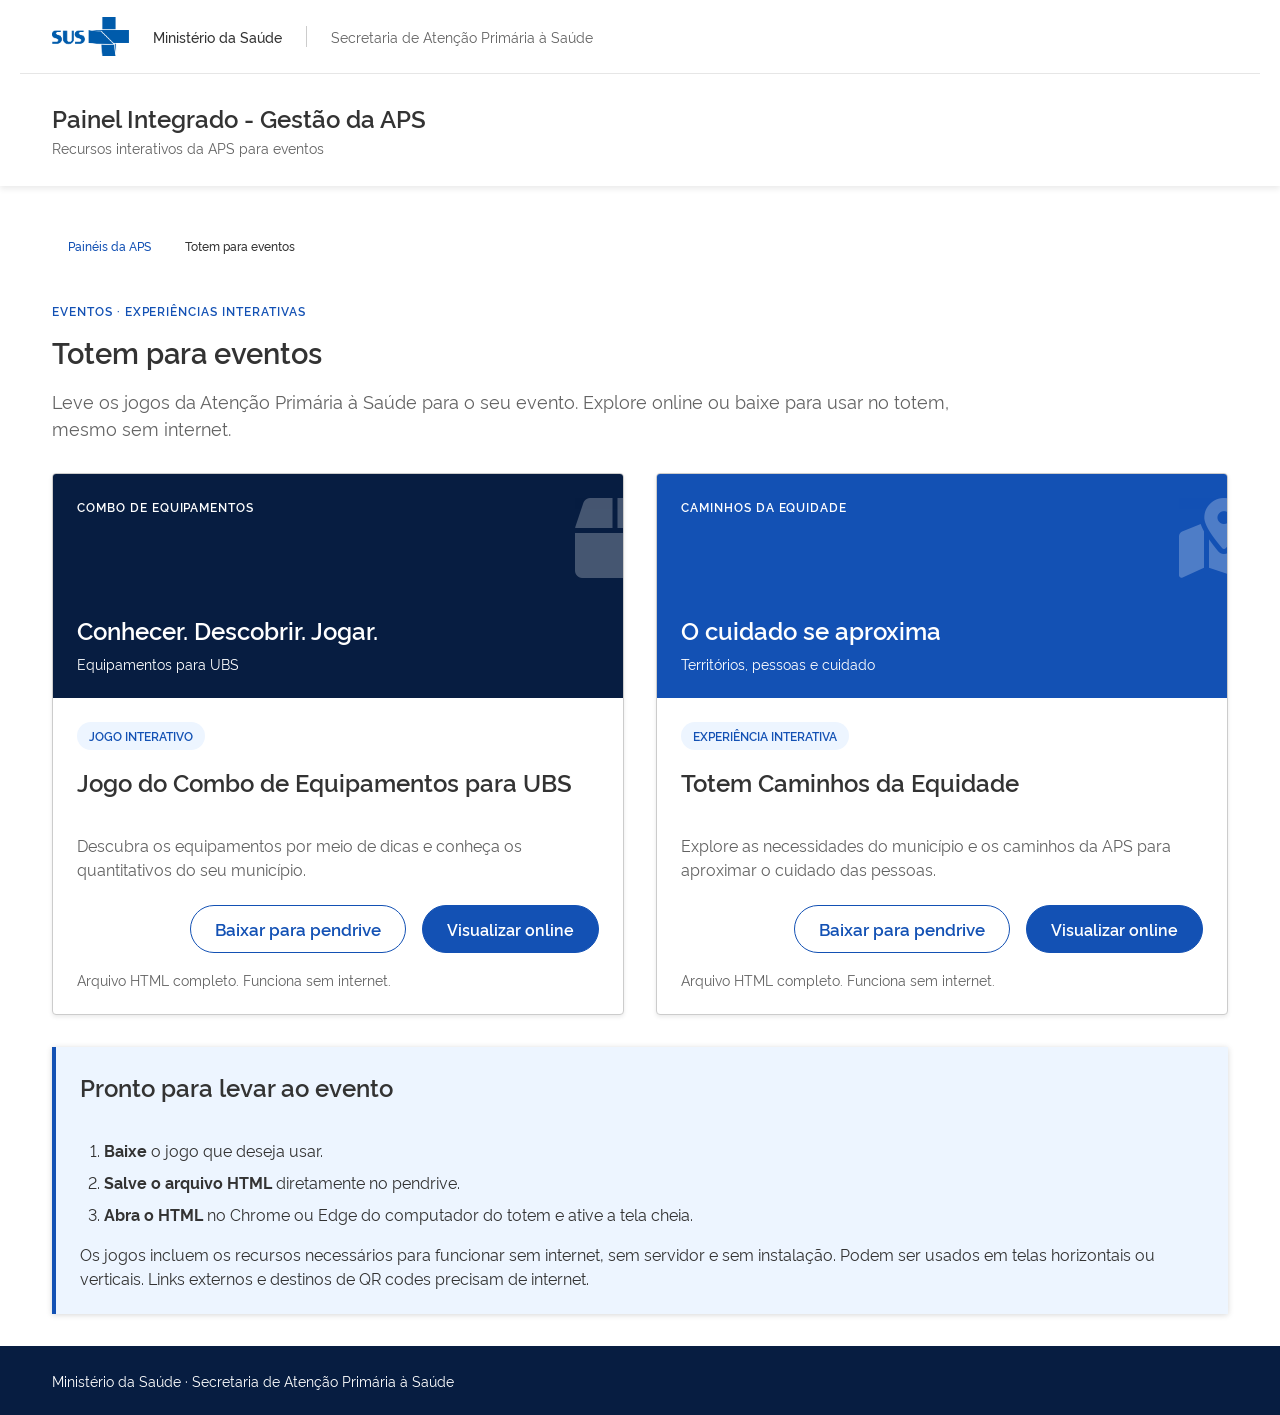
<file: eventos/totems/index.html>
<!doctype html>
<html lang="pt-BR"><head>
<meta charset="utf-8"><meta name="viewport" content="width=device-width, initial-scale=1">
<title>Totem para eventos | SAPS</title>
<meta name="description" content="Visualize os jogos dos totens da APS ou baixe os arquivos para usar sem internet nos eventos.">
<link rel="icon" href="../../imagens/icon.png">
<link rel="stylesheet" href="../../govbr_base.css?v=c34212163a44"><link rel="stylesheet" href="totems.css?v=f8c1a4bc4936">
</head><body class="template-base" data-aps-layout="portal">
<nav class="br-skiplink"><a class="skip" href="#conteudo" accesskey="1">Ir para o conteúdo</a></nav>
<header class="saps-header br-header"><div class="container-lg">
 <div class="header-top"><div class="header-logo"><img src="../../imagens/logo_sus.png" alt="SUS"><strong>Ministério da Saúde</strong></div><span>Secretaria de Atenção Primária à Saúde</span></div>
 <div class="header-bottom"><div class="header-menu"><div class="header-info"><div class="header-title">Painel Integrado - Gestão da APS</div><p class="header-subtitle">Recursos interativos da APS para eventos</p></div></div></div>
</div></header>
<main id="conteudo" class="container-lg eventos-conteudo" tabindex="-1">
 <nav class="br-breadcrumb" aria-label="Você está aqui"><ol class="crumb-list" role="list"><li class="crumb"><a href="../../index.html">Painéis da APS</a></li><li class="crumb" data-active="active"><i class="icon fas fa-chevron-right" aria-hidden="true"></i><span aria-current="page">Totem para eventos</span></li></ol></nav>
 <div class="intro"><span class="eyebrow">EVENTOS · EXPERIÊNCIAS INTERATIVAS</span><h1>Totem para eventos</h1><p>Leve os jogos da Atenção Primária à Saúde para o seu evento. Explore online ou baixe para usar no totem, mesmo sem internet.</p></div>
 <div class="games">
  <article class="br-card" aria-labelledby="combo-title">
   <div class="card-header cover combo" aria-hidden="true"><span>COMBO DE EQUIPAMENTOS</span><i class="fas fa-box symbol"></i><strong>Conhecer. Descobrir. Jogar.</strong><small>Equipamentos para UBS</small></div>
   <div class="card-content"><span class="br-tag tag">JOGO INTERATIVO</span><h2 id="combo-title">Jogo do Combo de Equipamentos para UBS</h2><p>Descubra os equipamentos por meio de dicas e conheça os quantitativos do seu município.</p></div>
   <div class="card-footer"><div class="actions"><a class="br-button secondary" href="combo.html" download="totem-combo-ubs.html">Baixar para pendrive</a><a class="br-button primary" href="combo.html">Visualizar online</a></div><small>Arquivo HTML completo. Funciona sem internet.</small></div>
  </article>
  <article class="br-card" aria-labelledby="equidade-title">
   <div class="card-header cover equidade" aria-hidden="true"><span>CAMINHOS DA EQUIDADE</span><i class="fas fa-map-marked-alt symbol"></i><strong>O cuidado se aproxima</strong><small>Territórios, pessoas e cuidado</small></div>
   <div class="card-content"><span class="br-tag tag">EXPERIÊNCIA INTERATIVA</span><h2 id="equidade-title">Totem Caminhos da Equidade</h2><p>Explore as necessidades do município e os caminhos da APS para aproximar o cuidado das pessoas.</p></div>
   <div class="card-footer"><div class="actions"><a class="br-button secondary" href="equidade.html" download="totem-caminhos-equidade.html">Baixar para pendrive</a><a class="br-button primary" href="equidade.html">Visualizar online</a></div><small>Arquivo HTML completo. Funciona sem internet.</small></div>
  </article>
 </div>
 <section class="br-card instructions" aria-labelledby="como-usar"><div class="card-content"><h2 id="como-usar">Pronto para levar ao evento</h2><ol><li><strong>Baixe</strong> o jogo que deseja usar.</li><li><strong>Salve o arquivo HTML</strong> diretamente no pendrive.</li><li><strong>Abra o HTML</strong> no Chrome ou Edge do computador do totem e ative a tela cheia.</li></ol><p>Os jogos incluem os recursos necessários para funcionar sem internet, sem servidor e sem instalação. Podem ser usados em telas horizontais ou verticais. Links externos e destinos de QR codes precisam de internet.</p></div></section>
</main>
<footer class="br-footer"><div class="container-lg portal-footer-inner"><span>Ministério da Saúde · Secretaria de Atenção Primária à Saúde</span></div></footer>
</body></html>
</file>
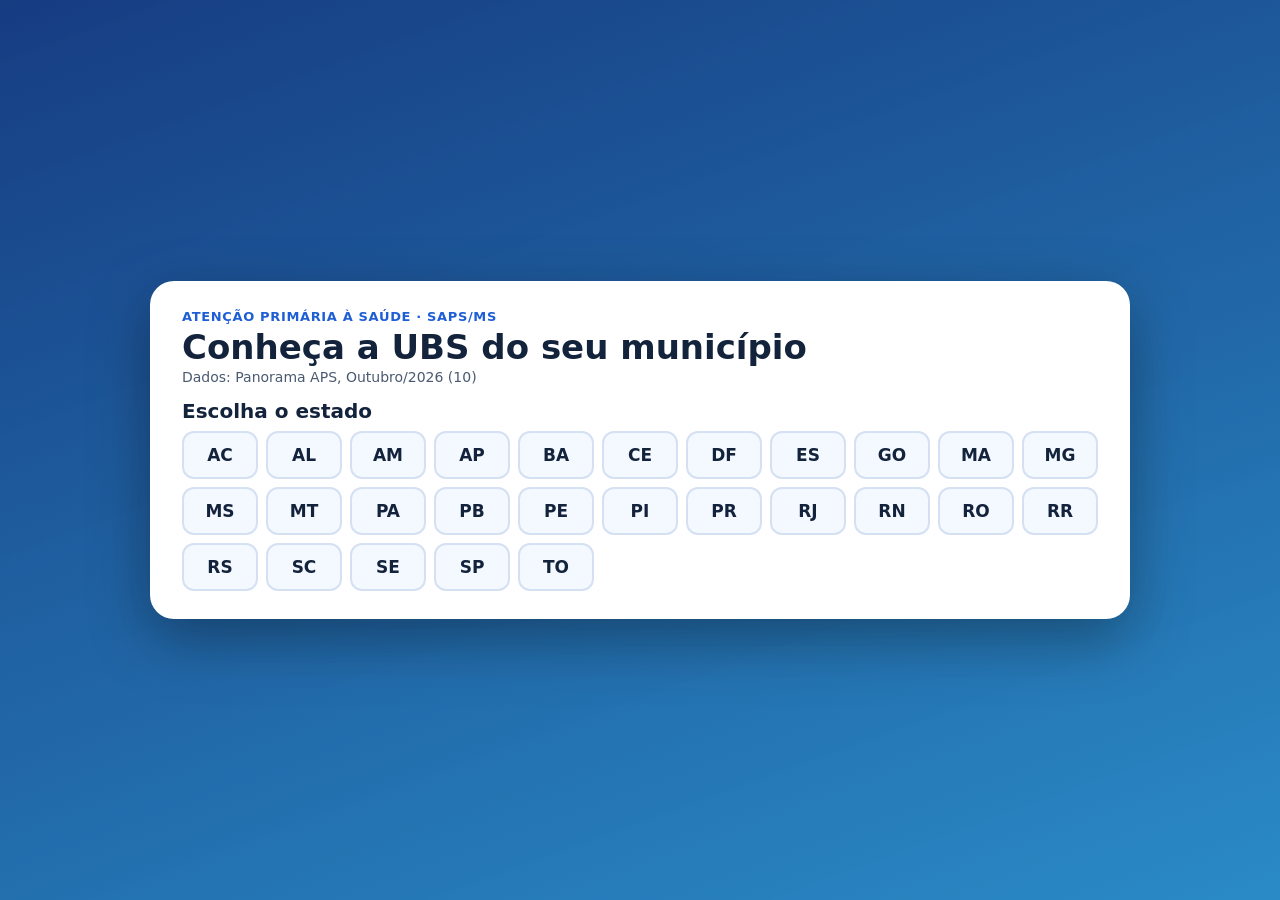
<file: eventos/ubs-modelo/index.html>
<!doctype html>
<html lang="pt-BR">
<head>
<meta charset="utf-8">
<meta name="viewport" content="width=device-width,initial-scale=1,user-scalable=no">
<title>Município 3D — UBS modelo</title>
  <script type="module" crossorigin src="./pacote/index-C6LHpJHJ.js"></script>
  <link rel="stylesheet" crossorigin href="./pacote/index-B3Zpj9bq.css">
</head>
<body>
<canvas id="cena"></canvas>
<div id="carregando">Carregando a cidade…</div>

<header id="hud" hidden>
  <div class="hud-esq">
    <strong id="hud-municipio"></strong>
    <span id="hud-parcela"></span>
  </div>
  <div class="hud-dir">
    <button id="btn-noite">☾ Noite</button>
    <button id="btn-nota">Nota técnica</button>
    <button id="btn-trocar">Trocar município</button>
  </div>
</header>

<aside id="sala" hidden>
  <small id="sala-estrategia"></small>
  <h2 id="sala-nome"></h2>
  <ul id="sala-dados"></ul>
  <p id="sala-itens"></p>
</aside>

<div id="roteiro" hidden>
  <div class="rot-info"><small id="rot-titulo"></small><strong id="rot-parada"></strong></div>
  <div class="rot-ctrl">
    <button id="rot-ant" aria-label="Anterior">⏮</button>
    <button id="rot-pausa" aria-label="Pausar ou continuar">⏸</button>
    <button id="rot-prox" aria-label="Próxima">⏭</button>
    <button id="rot-sair">✕ Sair</button>
  </div>
  <div class="rot-barra"><span id="rot-progresso"></span></div>
</div>
<p id="aviso" hidden></p>

<aside id="painel" hidden></aside>

<nav id="controles">
  <button id="btn-rot-ubs" class="roteiro-btn">▶ Roteiro pela UBS</button>
  <button id="btn-rot-cidade" class="roteiro-btn">▶ Roteiro pela cidade</button>
  <button data-modo="cidade">Cidade</button>
  <button data-modo="corte">UBS em corte</button>
  <button data-modo="dentro">Explorar a UBS</button>
</nav>

<p id="legenda">UBS modelo de referência do PAC Saúde (Porte I), não a unidade real do município. Figuras translúcidas: sem registro nesta parcela. Cidade, pessoas e mobiliário são ilustrativos.</p>

<div id="joystick" hidden><div id="manche"></div></div>
<p id="dica" hidden>Arraste para olhar. Use o círculo, ou W A S D, para andar. Toque numa equipe ou placa para ver os dados.</p>

<section id="seletor" hidden>
  <div class="seletor-caixa">
    <p class="seletor-marca">Atenção Primária à Saúde · SAPS/MS</p>
    <h1>Conheça a UBS do seu município</h1>
    <p id="seletor-parcela"></p>
    <h2 id="seletor-titulo">Escolha o estado</h2>
    <div id="seletor-ufs"></div>
    <input id="seletor-busca" type="search" placeholder="Buscar município" hidden autocomplete="off">
    <div id="seletor-lista"></div>
  </div>
</section>

</body>
</html>
</file>
<file: visual_saps.css>
:root{--blue-warm-vivid-70:#1351b4;--blue-warm-vivid-80:#0c326f;--blue-warm-vivid-90:#071d41;--blue-warm-vivid-5:#edf5ff;--gray-80:#333333;--gray-60:#636363;--gray-20:#cccccc;--gray-5:#f0f0f0;--pure-0:#ffffff;--interactive:var(--blue-warm-vivid-70);--color:var(--gray-80);--background:var(--pure-0)}
*{box-sizing:border-box}html{scroll-behavior:smooth}body{margin:0;background:#fff;color:var(--color);font:400 16px/1.55 Rawline,Raleway,sans-serif;min-height:100vh}button,input,a{font:inherit}button,a{touch-action:manipulation}button{cursor:pointer}a{color:var(--interactive)}[hidden]{display:none!important}button:focus-visible,a:focus-visible,input:focus-visible{outline:var(--surface-width-lg,3px) dashed var(--gold-vivid-40,#c2850c);outline-offset:4px}button{color:var(--interactive)}.skip{position:fixed;left:20px;top:-100px;z-index:100;background:#fff;padding:12px 20px}.skip:focus{top:10px}
.saps-header{background:white;box-shadow:0 3px 6px #00000015;position:relative;z-index:5}.institution{max-width:1600px;margin:auto;padding:18px 40px;display:flex;align-items:center;gap:22px;border-bottom:1px solid #e6e6e6;min-height:74px}.govbr-logo{width:100px;height:auto;display:block}.institution strong{font-size:14px;font-weight:600;color:#333}.institution span{font-size:14px;color:#636363;border-left:1px solid #ccc;padding-left:22px}.institution img.logo{margin-left:auto;width:64px;height:auto;max-height:35px;object-fit:contain}.brand{max-width:1600px;margin:auto;padding:25px 40px 28px;display:flex;gap:20px;align-items:center}.brand h1{font-size:24px;line-height:1.3;color:#333;font-weight:600;margin:0}.brand p{font-size:14px;color:#636363;margin:6px 0 0}.brand-tag{margin-left:auto;font-size:14px;color:#1351b4;white-space:nowrap}.nav-icon{width:22px;height:22px;fill:none;stroke:currentColor;stroke-width:1.8;stroke-linecap:round;stroke-linejoin:round;flex-shrink:0}#menuToggle{background:transparent;border:0;width:44px;height:44px;border-radius:50%;display:grid;place-items:center;flex-shrink:0}#menuToggle:hover{background:#edf5ff}
.app{display:grid;grid-template-columns:266px minmax(0,1fr);max-width:1600px;min-height:75vh;margin:auto}.sidebar{padding:32px 16px;border-right:1px solid #e6e6e6;background:#fff;display:flex;flex-direction:column}.nav-title{color:#636363;font-size:12px;letter-spacing:.08em;font-weight:700;padding:0 16px;margin-bottom:12px}.nav-title.temas{margin-top:30px}.sidebar nav{display:flex;flex-direction:column;gap:3px}.nav-item{border:0;background:transparent;display:flex;align-items:center;gap:12px;text-align:left;width:100%;min-height:52px;padding:12px 16px;border-radius:0;color:#333;font-size:14px;line-height:1.5;text-decoration:none}.nav-item .nav-icon{color:#1351b4}.nav-item:hover{background:#edf5ff}.nav-item.active{color:#1351b4;background:#edf5ff;border-left:4px solid #1351b4;padding-left:12px;font-weight:600}.sidebar-footer{border-top:1px solid #e6e6e6;margin-top:42px;padding:22px 16px;font-size:12px;line-height:1.8;color:#636363}.sidebar-footer strong{display:block;color:#333;font-size:14px}
main{min-width:0;padding:26px 40px 48px}.breadcrumb{display:flex;align-items:center;gap:12px;font-size:14px;color:#636363;margin-bottom:30px}.breadcrumb span:first-child{font-size:20px;color:#1351b4}.breadcrumb span:last-child{font-weight:600;color:#333}.page-heading{padding-bottom:26px}.eyebrow{font-size:12px;letter-spacing:.1em;color:#1351b4;font-weight:700;margin-bottom:8px}.page-heading h1,.page-heading h2{font-size:34px;font-weight:600;line-height:1.2;color:#071d41;margin:0 0 12px;letter-spacing:-.6px}.page-heading p{font-size:16px;margin:0;color:#636363;max-width:650px}
.busca-bar{background:#f8f8f8;border:1px solid #e6e6e6;border-radius:4px;padding:24px;display:grid;grid-template-columns:minmax(0,1fr) auto auto;gap:14px;align-items:end;margin-bottom:20px}.busca-bar label{font-size:14px;font-weight:600;display:flex;flex-direction:column;gap:8px;min-width:0}.busca-input{width:100%;height:48px;border:1px solid #888;border-radius:4px;background:#fff;color:#333;font-size:16px;font-weight:400;padding:0 16px}.busca-input::placeholder{color:#636363}.favoritos-toggle,.clear-search{height:48px;min-height:48px;border-radius:24px;padding:0 20px;font-weight:600;font-size:14px;white-space:nowrap}.favoritos-toggle{border:1px solid #1351b4;background:#fff;color:#1351b4}.favoritos-toggle:hover,.clear-search:hover{background:#d4e5ff}.favoritos-toggle.ativo{background:#1351b4;color:#fff}.clear-search{border:0;color:#1351b4;background:transparent}.results{font-size:14px;display:flex;justify-content:space-between;gap:16px;margin:0 0 32px;color:#636363}.filter-chip{font-size:12px;border:1px solid #ccc;border-radius:16px;padding:2px 12px;color:#333;background:#fff}
section.grupo{margin-bottom:36px}section.grupo>h2{font-size:24px;font-weight:500;color:#071d41;line-height:1.4;margin:0 0 20px;padding-bottom:12px;border-bottom:1px solid #ccc}.subgrupo{margin-bottom:30px}.subgrupo-titulo{font-size:18px;font-weight:600;color:#333;margin:0 0 16px}.cards{display:grid;grid-template-columns:repeat(3,minmax(0,1fr));gap:24px;align-items:stretch}.card{position:relative;min-width:0;display:flex;flex-direction:column;padding:0;background:#fff;border:1px solid #e6e6e6;border-radius:4px;box-shadow:0 2px 5px #00000016;overflow:hidden;transition:box-shadow .18s}.card:hover{box-shadow:0 5px 16px #00000021}.thumb{height:150px;background:#f0f0f0;border-bottom:1px solid #e6e6e6;overflow:hidden}.thumb img{display:block;width:100%;height:100%;object-fit:cover;object-position:top}.thumb-placeholder{height:150px;display:grid;place-items:center;color:#636363}.card-title{padding:20px 20px 0;display:flex;flex-direction:column;align-items:flex-start;gap:12px}.card-title h3{font-weight:600;font-size:18px;line-height:1.4;color:#1351b4;margin:0;overflow-wrap:anywhere}.cat-icon,.dot{display:none}.badge{font-size:12px;line-height:1.4;padding:4px 10px;border-radius:16px;font-weight:600;display:inline-flex;align-items:center;gap:6px}.badge.publico{color:#333;background:#f0f0f0}.badge.interno{color:#333;background:#f0f0f0}.badge.publico:before{content:'◉';font-size:11px}.badge.interno:before{content:'▣';font-size:11px}.card p.desc{font-size:14px;line-height:1.65;color:#333;margin:16px 20px 20px;flex:1}.card a.acessar{align-self:flex-start;display:inline-flex;align-items:center;justify-content:center;border:1px solid #1351b4;border-radius:24px;background:#1351b4;color:#fff;font-size:14px;font-weight:600;min-height:44px;padding:8px 24px;margin:0 20px 22px;text-decoration:none}.card a.acessar:hover{background:#0c326f;border-color:#0c326f}.favorite-btn{position:absolute;right:10px;top:10px;width:44px;height:44px;display:grid;place-items:center;font-size:26px;line-height:1;border:1px solid #ccc;border-radius:50%;color:#1351b4;background:white;box-shadow:0 1px 5px #00000020;z-index:1}.favorite-btn:hover{background:#edf5ff}.favorite-btn.ativo{background:#1351b4;color:white;border-color:#1351b4}.empty-state{display:none;text-align:center;padding:48px 24px;border:1px solid #ccc;border-radius:4px;font-size:16px}
footer{background:#071d41;color:#fff;padding:28px max(40px,calc((100vw - 1520px)/2));font-size:14px;display:flex;align-items:center;justify-content:space-between;flex-wrap:wrap;gap:14px}footer strong{font-size:16px;font-weight:600}footer a{color:#fff}.modal-overlay{position:fixed;inset:0;background:#0009;z-index:80;display:none;align-items:center;justify-content:center;padding:24px}.modal-overlay.aberto{display:flex}.modal-painel{background:#fff;width:min(1400px,100%);height:90vh;display:flex;flex-direction:column;border-radius:4px;overflow:hidden;box-shadow:0 8px 40px #0005}.modal-header{padding:18px 24px;display:flex;align-items:center;justify-content:space-between;gap:20px;border-bottom:1px solid #ccc}.modal-header h3{margin:0;font-size:18px}.modal-actions{display:flex;align-items:center;gap:20px}.modal-link{font-size:14px}.modal-close{width:44px;height:44px;background:#fff;border:0;border-radius:50%;font-size:20px}.modal-close:hover{background:#edf5ff}.modal-body{position:relative;flex:1}.modal-body iframe{border:0;width:100%;height:100%}.modal-loading{position:absolute;inset:0;display:flex;align-items:center;justify-content:center;color:#636363;pointer-events:none}.collapsed .app{grid-template-columns:80px minmax(0,1fr)}.collapsed .sidebar .nav-item{justify-content:center;padding:14px 8px}.collapsed .sidebar .nav-item span,.collapsed .nav-title,.collapsed .sidebar-footer{display:none}
@media(min-width:1700px){.cards{grid-template-columns:repeat(3,minmax(0,1fr))}}@media(max-width:1250px){.app{grid-template-columns:240px minmax(0,1fr)}main{padding:24px 28px 40px}.cards{grid-template-columns:repeat(2,minmax(0,1fr))}.busca-bar{grid-template-columns:minmax(0,1fr) auto}.busca-bar label{grid-column:1/-1}.favoritos-toggle{justify-self:start}.clear-search{justify-self:end}.brand-tag{display:none}.institution span{font-size:12px}}
@media(max-width:800px){.institution{padding:16px 24px;gap:16px}.institution span{display:none}.institution strong{font-size:12px}.govbr-logo{width:84px}.brand{padding:22px 24px;gap:12px}.brand h1{font-size:20px}.brand p{font-size:14px}.app,.collapsed .app{display:block}.sidebar{position:fixed;inset:0 auto 0 -290px;width:270px;overflow-y:auto;z-index:30;transition:left .2s;box-shadow:4px 0 20px #0002}.menu-open .sidebar{left:0}.sidebar .nav-item span,.sidebar .nav-title,.sidebar .sidebar-footer{display:initial!important}.sidebar .nav-item{justify-content:flex-start!important}.sidebar .sidebar-footer{display:block!important}#menuBackdrop:not([hidden]){display:block;position:fixed;inset:0;width:100%;height:100%;background:#0006;z-index:20;border:0}.page-heading h1,.page-heading h2{font-size:30px}.breadcrumb{margin-bottom:24px}}
@media(max-width:540px){.institution{padding:14px 20px;gap:14px}.institution img.logo{width:48px}.institution strong{font-size:12px;max-width:100px;line-height:1.4}.govbr-logo{width:76px}.brand{padding:20px 16px;align-items:flex-start}.brand h1{font-size:18px}.brand p{font-size:12px}.brand-tag{display:none}main{padding:22px 20px 32px}.breadcrumb{font-size:12px;gap:8px;flex-wrap:wrap}.page-heading h1,.page-heading h2{font-size:28px}.page-heading p{font-size:16px}.eyebrow{font-size:12px}.busca-bar{padding:18px;grid-template-columns:1fr}.busca-bar label{grid-column:auto}.favoritos-toggle,.clear-search{width:100%;justify-self:stretch}.results{align-items:flex-start;flex-wrap:wrap;margin-bottom:26px}.cards{grid-template-columns:1fr;gap:20px}.thumb{height:180px}.card-title h3{font-size:20px}.card p.desc{font-size:16px}.card a.acessar{min-height:48px;font-size:16px}.card-title{padding:20px 24px 0}.card p.desc{margin-left:24px;margin-right:24px}.card a.acessar{margin-left:24px}.modal-overlay{padding:0}.modal-painel{height:100dvh;border-radius:0}.modal-header{padding:16px;align-items:flex-start;flex-direction:column}.modal-actions{width:100%;justify-content:space-between}footer{padding:28px 20px;font-size:12px}}
@media(prefers-reduced-motion:reduce){html{scroll-behavior:auto}*{transition:none!important}}

.institution img.logo{margin-left:0}.govbr-logo{display:none}

/* Anatomia Core 3.7.0; layout do catálogo e ações existentes preservados. */
.saps-header.br-header{padding:0}.saps-header.br-header>.container-lg{padding:0}.saps-header .header-logo{margin:0}.saps-header .header-menu{display:flex;align-items:center}.saps-header .header-info{min-width:0}.saps-header .brand{margin:0}.app.container-lg{padding:0}.sidebar.br-menu{position:static;width:auto;max-width:none;box-shadow:none;z-index:4}.sidebar.br-menu>.menu-container{display:block;position:static;width:100%;height:auto;transform:none;visibility:visible}.sidebar.br-menu .menu-panel{position:static;width:100%;height:auto;box-shadow:none;background:#fff;overflow:visible}.sidebar.br-menu .menu-body{width:100%;overflow:visible}.sidebar.br-menu .menu-item{display:flex;justify-content:flex-start;width:100%;min-height:48px;border:0;background:transparent}.sidebar.br-menu .menu-item.active{background:var(--blue-warm-vivid-5,#edf5ff)}.breadcrumb.br-breadcrumb{padding:8px 0;display:block}.breadcrumb .crumb-list{display:flex;align-items:center;flex-wrap:wrap;gap:8px}.busca-bar>.br-input{flex:1;min-width:160px}.cards>.br-card{padding:0;display:flex;flex-direction:column;position:relative}.cards>.br-card>.card-header{padding:0;background:#fff}.cards>.br-card .thumb{border-radius:0}.cards>.br-card .card-title{padding:16px 20px 0}.cards>.br-card>.card-content{padding:12px 20px 16px;flex:1}.cards>.br-card .desc{margin:0}.cards>.br-card>.card-footer{padding:0 20px 20px;border:0;background:#fff}.cards>.br-card .acessar{width:100%;min-height:48px}.br-footer .info{padding:0}.modal-overlay.br-scrim{position:fixed;inset:0;z-index:1000;padding:16px}.modal-overlay:not(.aberto){display:none}.modal-overlay.aberto{display:flex}.modal-painel.br-modal{display:flex;flex-direction:column;max-width:1500px;width:95vw;height:90vh;max-height:90vh;padding:0}.modal-painel .br-modal-header{flex:none}.modal-painel .br-modal-body{flex:1;min-height:0;padding:0}.modal-painel iframe{height:100%;width:100%}body>footer :focus-visible{outline-color:var(--gold-vivid-20,#f9e19a)}
@media(max-width:800px){.sidebar.br-menu{position:fixed;z-index:20}.sidebar.br-menu .menu-panel{box-shadow:none}.saps-header .header-bottom{padding:20px}.saps-header .header-title{font-size:20.16px}}

body.template-base :is(button,a,input,select,textarea,summary,[tabindex]):focus-visible{outline:var(--surface-width-lg,3px) dashed var(--gold-vivid-40,#c2850c);outline-offset:var(--spacing-scale-half,4px)}

.saps-header .institution.header-top{justify-content:flex-start}.saps-header .institution>.header-logo{flex:0 1 auto;display:flex;align-items:center;gap:24px}.saps-header .institution .logo{flex:none;width:auto;height:40px;max-height:40px;object-fit:contain}.saps-header .header-menu{gap:16px;flex:1;min-width:0}.saps-header .header-info{margin:0}.saps-header .header-title{margin:0}.br-skiplink:has(.skip){position:absolute;z-index:100}.br-skiplink .skip{position:fixed;top:-200px;left:16px;transform:none}.br-skiplink .skip:focus{top:8px}
.cards>.card.br-card>.card-footer{display:flex;padding:0 20px 20px}
.cards>.card.br-card>.card-footer>a.acessar{display:flex;align-self:stretch;width:100%;min-width:0;max-width:100%;margin:0;box-sizing:border-box}
.cards>.card.br-card>.card-header{position:relative}
.cards>.card.br-card>.card-header>.favorite-btn{position:absolute;top:12px;right:12px;left:auto;bottom:auto;margin:0;transform:none;width:40px;height:40px;min-height:40px;padding:0;display:grid;place-items:center;z-index:2}
@media(max-width:800px){.sidebar.br-menu{width:270px;max-width:270px;inset:0 auto 0 -290px;overflow-y:auto}.menu-open .sidebar.br-menu{left:0}.saps-header .institution .logo{height:24px;max-height:24px}.saps-header .institution>.header-logo{gap:16px}.saps-header .header-menu{gap:12px}.saps-header .header-title{font-size:20.16px}.saps-header .brand{align-items:center}}
</file>
<file: privacidade.css>
.painel-dialog{width:min(560px,calc(100% - 32px));max-height:85vh;overflow:auto;padding:26px;border:1px solid #d3e1f6;border-radius:16px;color:#263448;box-shadow:0 24px 80px #071d4140}.painel-dialog::backdrop{background:#071d4166}.painel-dialog p{font-size:15px;line-height:1.7;margin:16px 0}.painel-dialog-titulo{display:flex;justify-content:space-between;gap:12px;align-items:center}.painel-dialog-titulo h2{font-size:22px;color:var(--painel-navy)}.painel-dialog-titulo button{width:40px;height:40px;border:0;border-radius:50%;background:#edf3ff;color:var(--painel-blue);font-size:24px}.painel-dialog-acoes{display:flex;gap:10px;flex-wrap:wrap;align-items:center;margin-top:20px}.painel-dialog label{display:flex;gap:12px;font-size:15px}.painel-dialog input:not([type=checkbox]){display:block;min-width:0;width:100%;padding:12px;border:1px solid #ccd7e5;border-radius:7px;font-size:14px}.painel-cookie{position:fixed;bottom:0;left:0;right:0;z-index:60;display:flex;gap:28px;align-items:center;padding:22px 32px;border-top:1px solid #c4d7f4;box-shadow:0 -8px 35px #071d4124;background:linear-gradient(110deg,#fff,#edf4ff)}.painel-cookie>div:first-child{flex:1}.painel-cookie strong{font-size:17px;color:var(--painel-navy)}.painel-cookie p{font-size:14px;color:#526780;margin-top:7px}.painel-cookie-acoes{display:flex;gap:10px;flex-wrap:wrap}.painel-cookie-acoes button{min-height:46px}.painel-cookie-opcao input{width:20px;height:20px;accent-color:var(--painel-blue)}.painel-privacidade-link{background:none;border:0;padding:0;color:#fff;font:inherit;text-decoration:underline;text-underline-offset:3px;margin:0;cursor:pointer}.painel-compartilhar-aviso{font-size:14px;color:#66758b}.painel-erro{padding:16px;background:#fff1f1;border-left:3px solid #b91c1c;border-radius:7px;margin:15px 0;color:#7f1d1d}.painel-header~.painel-app button:focus-visible,a:focus-visible,input:focus-visible,select:focus-visible,summary:focus-visible{outline:3px solid #d69e28;outline-offset:4px}
.painel-primary{height:48px;min-height:48px;padding:10px 22px;border:0;border-radius:30px;background:linear-gradient(120deg,#2670e8,#1351b4,#0c3c8a);color:white;font-size:15px;font-weight:650;box-shadow:0 4px 8px #1351b42b;cursor:pointer}.btn-abrir{display:inline-flex;align-items:center;justify-content:center;min-height:44px;padding:9px 15px;border:1px solid #c6d8f5;border-radius:30px;background:linear-gradient(130deg,#fff,#f4f8ff);color:#1351b4;font-size:14px;font-weight:600;cursor:pointer}.painel-dialog input[type=checkbox]{width:20px;height:20px;accent-color:#1351b4}@media(max-width:1100px){.painel-cookie{flex-direction:column;align-items:flex-start;gap:16px}}@media(max-width:540px){.painel-cookie{padding:18px;max-height:65vh;overflow:auto}.painel-cookie-acoes{display:grid;grid-template-columns:1fr 1fr;width:100%}.painel-cookie-acoes .painel-primary{grid-column:1/-1}.painel-dialog{padding:22px}.painel-dialog-acoes .painel-primary{width:100%}}
</file>
